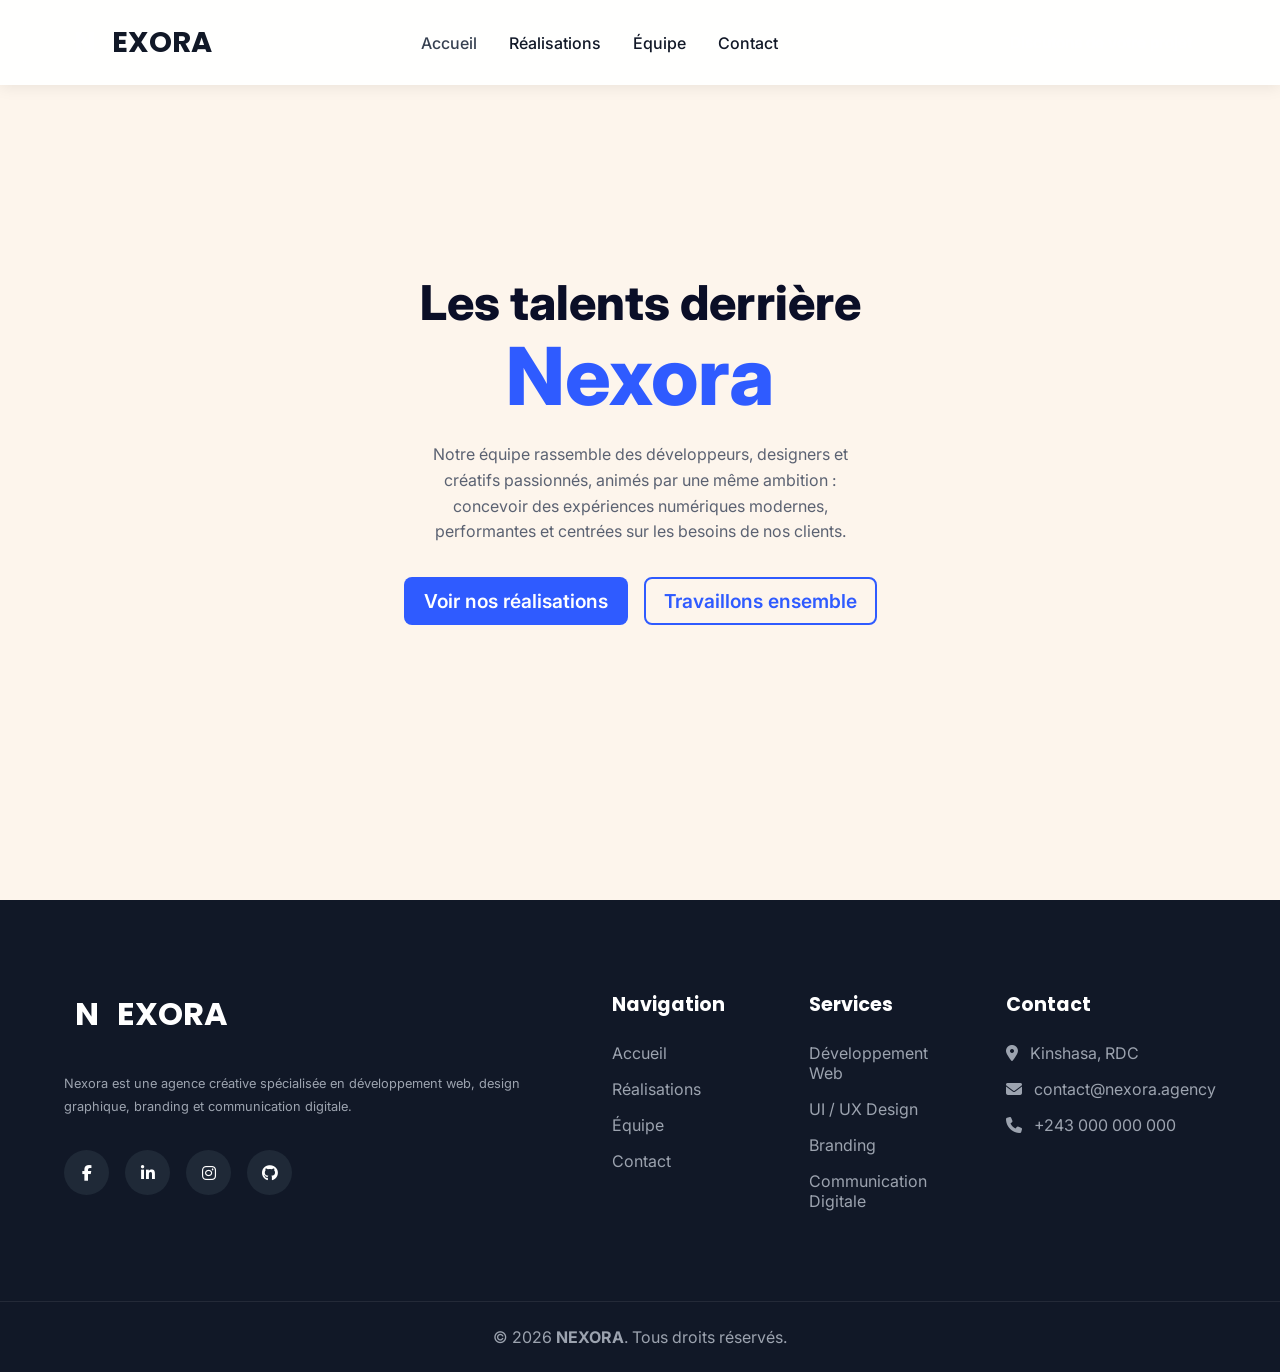
<file: index.html>
<!doctype html>
<html lang="fr">

  <head>
    <meta charset="UTF-8" />
    <meta name="viewport" content="width=device-width, initial-scale=1.0" />

    <title>NEXORA</title>
    <meta name="description" content="Découvrez les talents qui composent Nexora, notre agence créative spécialisée en développement web, design graphique, branding et communication digitale.">

    <link rel="stylesheet" href="assets/style.css" />
    <link rel="stylesheet" href="assets/components.css">

    <link rel="preconnect" href="https://fonts.googleapis.com">

    <link rel="preconnect" href="https://fonts.gstatic.com" crossorigin>

    <link href="https://fonts.googleapis.com/css2?family=Inter:wght@400;500;600;700&family=Poppins:wght@500;600;700;800&display=swap" rel="stylesheet">

    <link rel="stylesheet" href="https://cdnjs.cloudflare.com/ajax/libs/font-awesome/6.7.2/css/all.min.css">
  </head>

  <body>
    
    <!-- ========================= -->
    <!-- HEADER -->
    <!-- ========================= -->
     
    <header class="header">
        <div class="container">
            <a href="index.html" class="logo">
                <span>N</span>EXORA
            </a>
            <nav class="navbar">
                <ul class="nav-links">
                    <li><a href="index.html" class="active">Accueil</a></li>
                    <li><a href="portfolio.html">Réalisations</a></li>
                    <li><a href="team.html">Équipe</a></li>
                    <li><a href="contact.html">Contact</a></li>
                </ul>
            </nav>
            <a href="contact.html" class="btn-primary">Discutons de votre projet</a>
        </div>

    </header>

    <main class="main">
      <section class="section-equipe">
        <article class="colonne-texte">
          <h1 class="titre-principal">
            Les talents derrière<br />
            <span class="accent-bleu">Nexora</span>
          </h1>

          <p class="texte-description">
            Notre équipe rassemble des développeurs, designers et créatifs
            passionnés, animés par une même ambition : concevoir des expériences
            numériques modernes, performantes et centrées sur les besoins de nos
            clients.
          </p>

          <section class="groupe-boutons">
            <a href="portfolio.html" class="bouton-principal"
              >Voir nos réalisations</a
            >
            <a href="contact.html" class="bouton-secondaire"
              >Travaillons ensemble</a
            >
          </section>
        </article>
      </section>
    </main>

    <!-- ========================= -->
    <!-- FOOTER -->
    <!-- ========================= -->

    <footer class="footer">
        <div class="container footer-container">
            <div class="footer-about">
                <a href="index.html" class="footer-logo">
                    <span>N</span>EXORA
                </a>
                <p>
                    Nexora est une agence créative spécialisée en développement web,
                    design graphique, branding et communication digitale.
                </p>
                <div class="social-links">
                    <a href="#"><i class="fa-brands fa-facebook-f"></i></a>
                    <a href="#"><i class="fa-brands fa-linkedin-in"></i></a>
                    <a href="#"><i class="fa-brands fa-instagram"></i></a>
                    <a href="#"><i class="fa-brands fa-github"></i></a>
                </div>
            </div>
            <div class="footer-links">
                <h3>Navigation</h3>
                <ul>
                    <li><a href="index.html">Accueil</a></li>
                    <li><a href="portfolio.html">Réalisations</a></li>
                    <li><a href="team.html">Équipe</a></li>
                    <li><a href="contact.html">Contact</a></li>
                </ul>
            </div>
            <div class="footer-links">
                <h3>Services</h3>
                <ul>
                    <li>Développement Web</li>
                    <li>UI / UX Design</li>
                    <li>Branding</li>
                    <li>Communication Digitale</li>
                </ul>
            </div>
            <div class="footer-links">
                <h3>Contact</h3>
                <ul>
                    <li><i class="fa-solid fa-location-dot"></i>Kinshasa, RDC</li>
                    <li><i class="fa-solid fa-envelope"></i>contact@nexora.agency</li>
                    <li><i class="fa-solid fa-phone"></i>+243 000 000 000</li>
                </ul>
            </div>
        </div>
        <div class="footer-bottom">
            <p>© 2026 <strong>NEXORA</strong>. Tous droits réservés.</p>
        </div>
    </footer>
    
  </body>
</html>
</file>
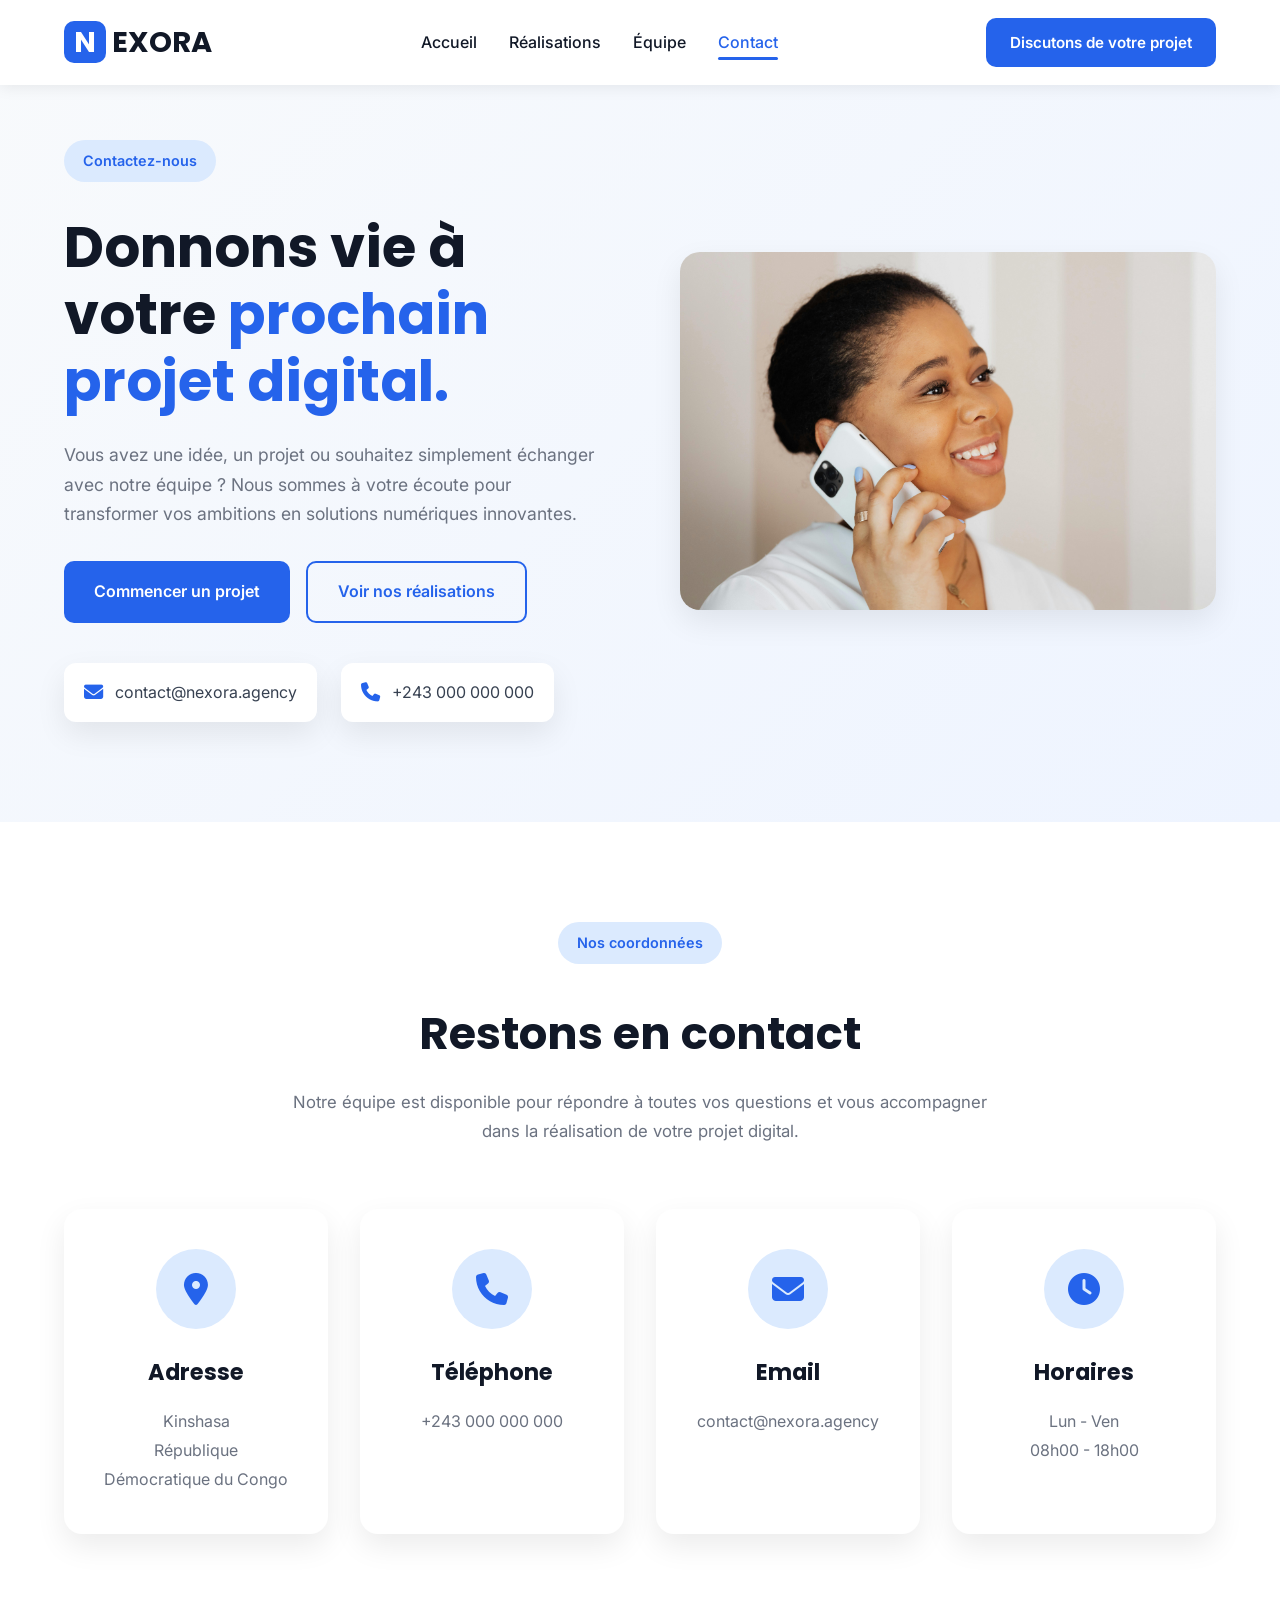
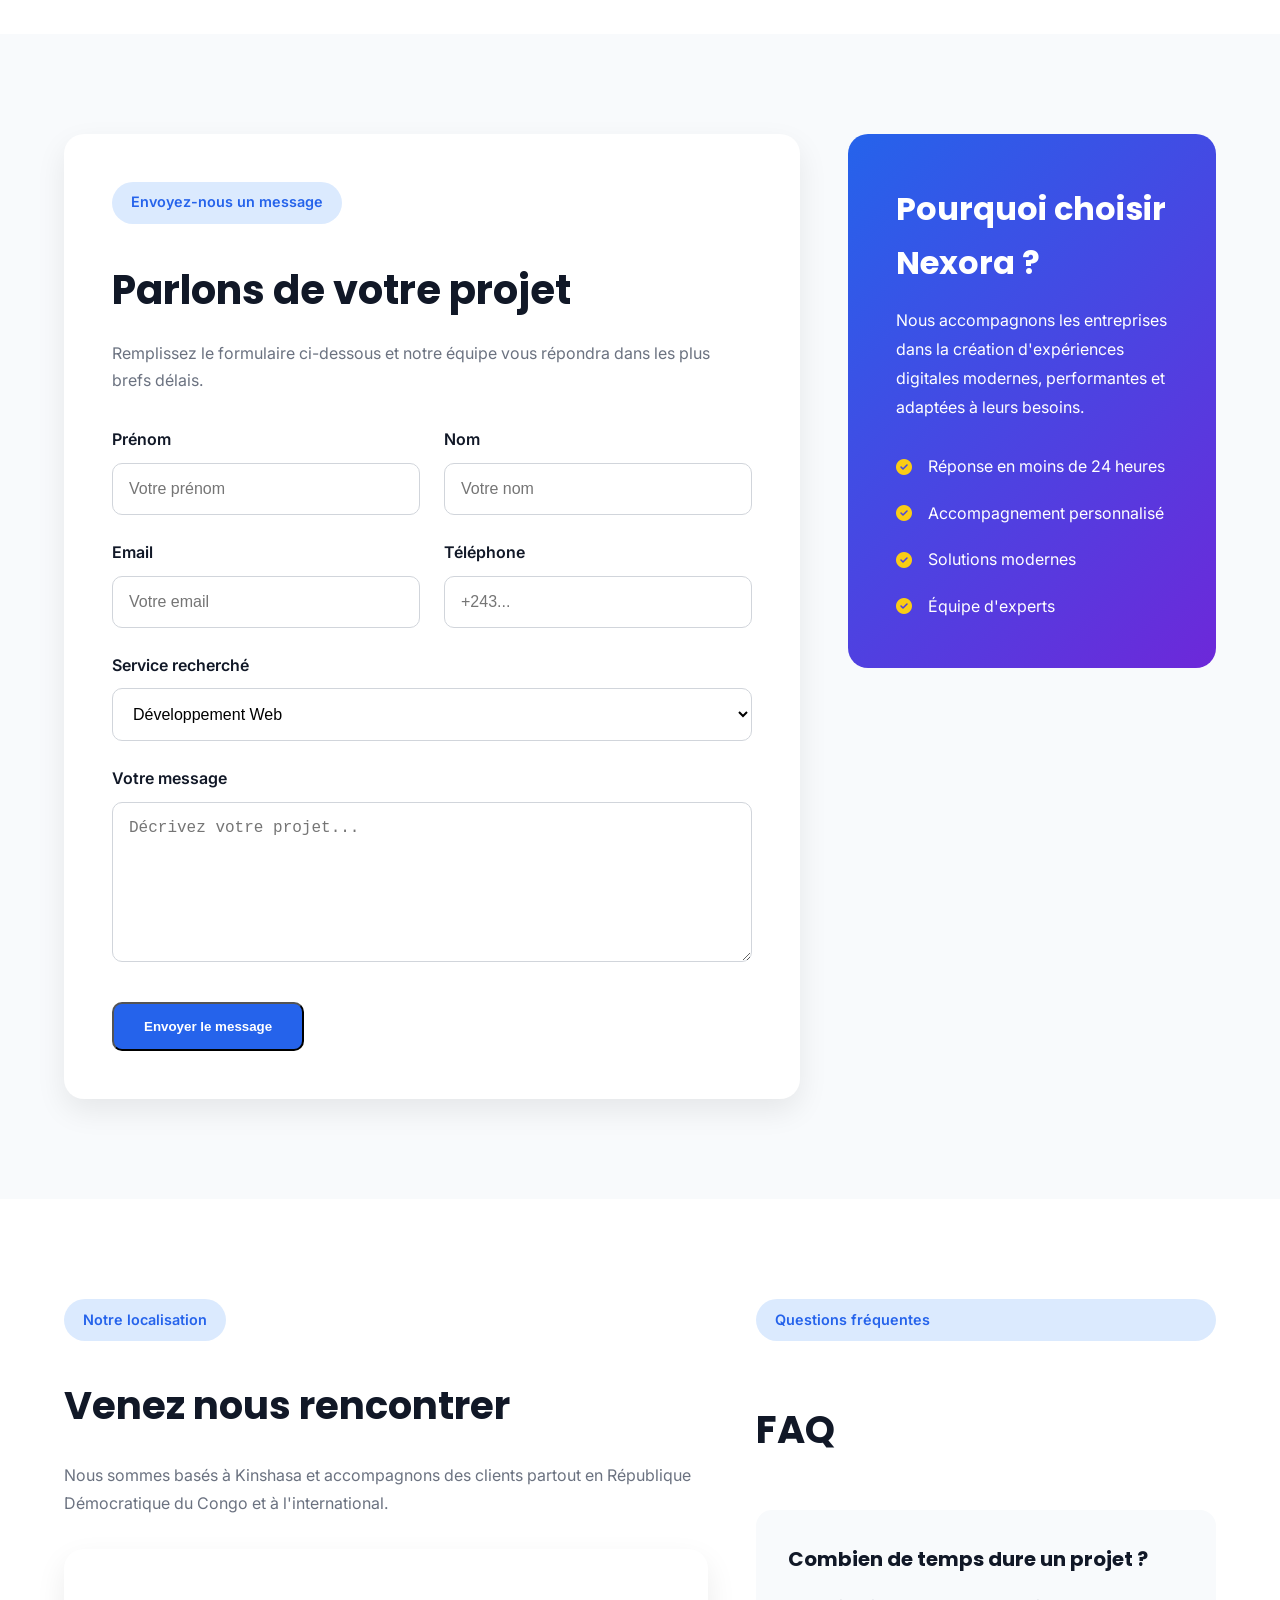
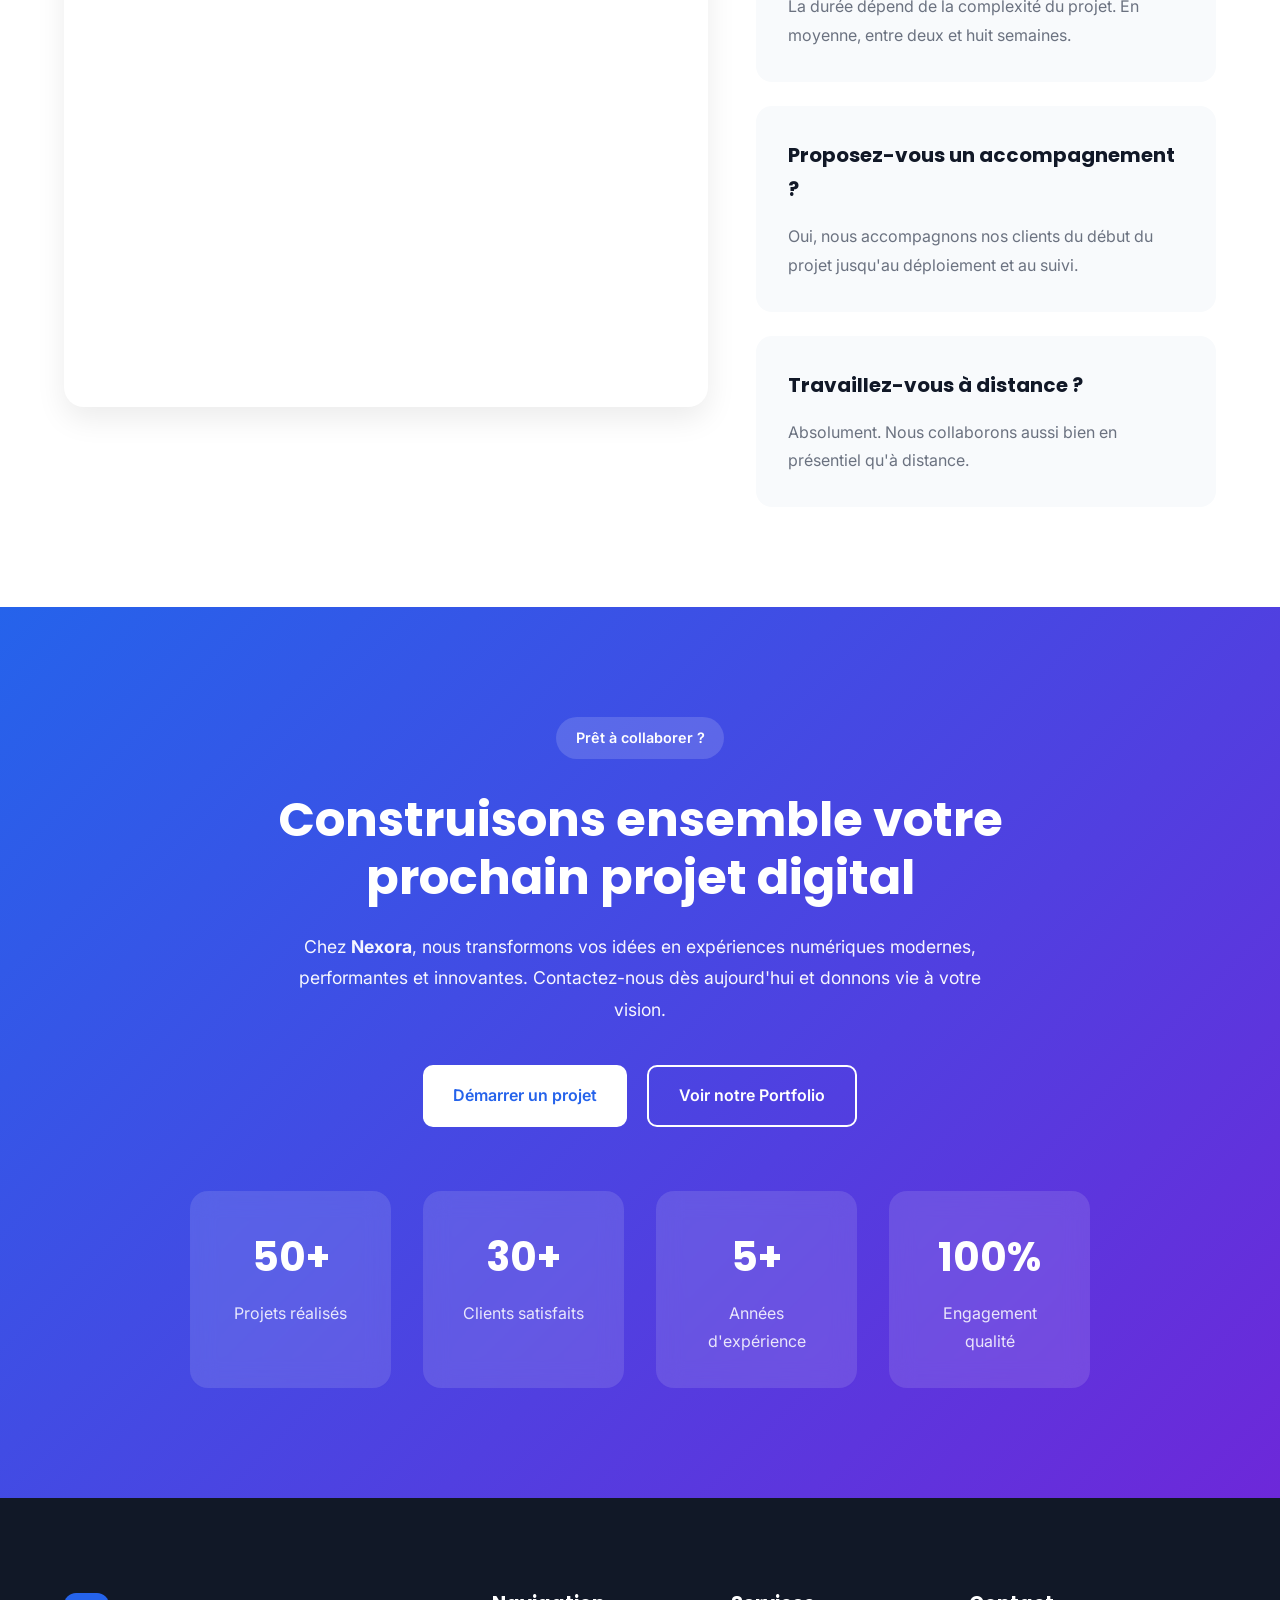
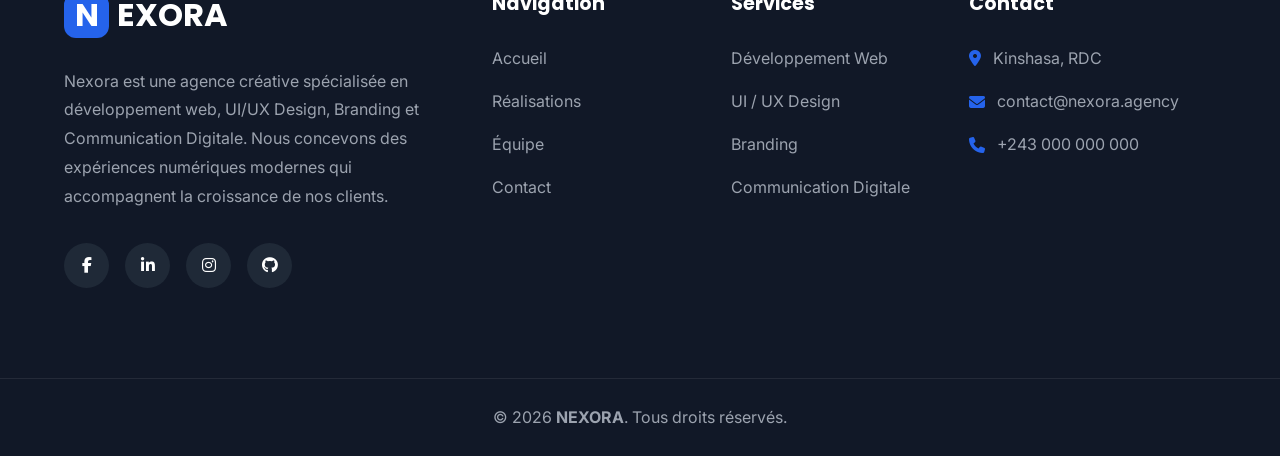
<file: contact.html>
<!DOCTYPE html>
<html lang="fr">

<head>

    <meta charset="UTF-8">

    <meta name="viewport" content="width=device-width, initial-scale=1.0">

    <title>Contact | Nexora</title>

    <meta name="description" content="Contactez Nexora pour discuter de votre projet web, branding, design ou communication digitale.">

    <!-- Google Fonts -->

    <link rel="preconnect" href="https://fonts.googleapis.com">

    <link rel="preconnect" href="https://fonts.gstatic.com" crossorigin>

    <link href="https://fonts.googleapis.com/css2?family=Inter:wght@400;500;600;700&family=Poppins:wght@500;600;700;800&display=swap" rel="stylesheet">

    <!-- Font Awesome -->

    <link rel="stylesheet" href="https://cdnjs.cloudflare.com/ajax/libs/font-awesome/6.7.2/css/all.min.css">

    <!-- CSS -->

    <link rel="stylesheet" href="assets/contact-styles.css">

</head>

<body>

    <!-- HEADER -->

    <header class="header">

        <div class="container">
            <a href="index.html" class="logo"><span>N</span>EXORA</a>
                <nav class="navbar">
                    <ul class="nav-links">
                        <li><a href="index.html">Accueil</a></li>
                        <li><a href="portfolio.html">Réalisations</a></li>
                        <li><a href="team.html">Équipe</a></li>
                        <li><a href="contact.html" class="active">Contact</a></li>
                    </ul>
                </nav>
            <a href="contact.html" class="btn-primary">Discutons de votre projet</a>
        </div>

    </header>

    <main>

        <!-- ========================= -->
<!-- HERO CONTACT -->
<!-- ========================= -->

<section class="contact-hero">

    <div class="container hero-content">

        <div class="hero-text">

            <span class="section-tag">
                Contactez-nous
            </span>

            <h1>
                Donnons vie à votre
                <span>prochain projet digital.</span>
            </h1>

            <p>
                Vous avez une idée, un projet ou souhaitez simplement échanger
                avec notre équipe ? Nous sommes à votre écoute pour transformer
                vos ambitions en solutions numériques innovantes.
            </p>

            <div class="hero-buttons">

                <a href="#contact-form" class="btn-primary">

                    Commencer un projet

                </a>

                <a href="portfolio.html" class="btn-outline">

                    Voir nos réalisations

                </a>

            </div>

            <div class="hero-infos">

                <div class="info-box">

                    <i class="fa-solid fa-envelope"></i>

                    <span>contact@nexora.agency</span>

                </div>

                <div class="info-box">

                    <i class="fa-solid fa-phone"></i>

                    <span>+243 000 000 000</span>

                </div>

            </div>

        </div>

        <div class="hero-image">

            <img
                src="assets/images/pexels-karola-g-5398931.jpg"
                alt="Équipe Nexora échangeant avec un client">

        </div>

    </div>

</section>

<!--=========================================
            CONTACT INFOS
==========================================-->

<section class="contact-info">

    <div class="container">

        <div class="section-title">

            <span class="section-tag">

                Nos coordonnées

            </span>

            <h2>

                Restons en contact

            </h2>

            <p>

                Notre équipe est disponible pour répondre à toutes vos questions
                et vous accompagner dans la réalisation de votre projet digital.

            </p>

        </div>

        <div class="contact-grid">

            <!-- Adresse -->

            <article class="contact-card">

                <div class="contact-icon">

                    <i class="fa-solid fa-location-dot"></i>

                </div>

                <h3>

                    Adresse

                </h3>

                <p>

                    Kinshasa<br>
                    République Démocratique du Congo

                </p>

            </article>

            <!-- Téléphone -->

            <article class="contact-card">

                <div class="contact-icon">

                    <i class="fa-solid fa-phone"></i>

                </div>

                <h3>

                    Téléphone

                </h3>

                <p>

                    +243 000 000 000

                </p>

            </article>

            <!-- Email -->

            <article class="contact-card">

                <div class="contact-icon">

                    <i class="fa-solid fa-envelope"></i>

                </div>

                <h3>

                    Email

                </h3>

                <p>

                    contact@nexora.agency

                </p>

            </article>

            <!-- Horaires -->

            <article class="contact-card">

                <div class="contact-icon">

                    <i class="fa-solid fa-clock"></i>

                </div>

                <h3>

                    Horaires

                </h3>

                <p>

                    Lun - Ven<br>

                    08h00 - 18h00

                </p>

            </article>

        </div>

    </div>

</section>

<!--=========================================
            CONTACT FORM
==========================================-->

<section class="contact-form-section" id="contact-form">

    <div class="container contact-wrapper">

        <!-- Formulaire -->

        <div class="contact-form">

            <span class="section-tag">

                Envoyez-nous un message

            </span>

            <h2>

                Parlons de votre projet

            </h2>

            <p>

                Remplissez le formulaire ci-dessous et notre équipe vous
                répondra dans les plus brefs délais.

            </p>

            <form action="#">

                <div class="form-row">

                    <div class="input-group">

                        <label for="firstname">

                            Prénom

                        </label>

                        <input
                            type="text"
                            id="firstname"
                            placeholder="Votre prénom"
                            required>

                    </div>

                    <div class="input-group">

                        <label for="lastname">

                            Nom

                        </label>

                        <input
                            type="text"
                            id="lastname"
                            placeholder="Votre nom"
                            required>

                    </div>

                </div>

                <div class="form-row">

                    <div class="input-group">

                        <label for="email">

                            Email

                        </label>

                        <input
                            type="email"
                            id="email"
                            placeholder="Votre email"
                            required>

                    </div>

                    <div class="input-group">

                        <label for="phone">

                            Téléphone

                        </label>

                        <input
                            type="tel"
                            id="phone"
                            placeholder="+243..."

                        >

                    </div>

                </div>

                <div class="input-group">

                    <label for="service">

                        Service recherché

                    </label>

                    <select id="service">

                        <option>Développement Web</option>

                        <option>UI / UX Design</option>

                        <option>Branding</option>

                        <option>Communication Digitale</option>

                    </select>

                </div>

                <div class="input-group">

                    <label for="message">

                        Votre message

                    </label>

                    <textarea
                        id="message"
                        rows="7"
                        placeholder="Décrivez votre projet..."
                        required></textarea>

                </div>

                <button type="submit" class="btn-primary">

                    Envoyer le message

                </button>

            </form>

        </div>

        <!-- Carte à droite -->

        <aside class="contact-aside">

            <h3>

                Pourquoi choisir Nexora ?

            </h3>

            <p>

                Nous accompagnons les entreprises dans la création
                d'expériences digitales modernes, performantes et adaptées
                à leurs besoins.

            </p>

            <ul>

                <li>

                    <i class="fa-solid fa-circle-check"></i>

                    Réponse en moins de 24 heures

                </li>

                <li>

                    <i class="fa-solid fa-circle-check"></i>

                    Accompagnement personnalisé

                </li>

                <li>

                    <i class="fa-solid fa-circle-check"></i>

                    Solutions modernes

                </li>

                <li>

                    <i class="fa-solid fa-circle-check"></i>

                    Équipe d'experts

                </li>

            </ul>

        </aside>

    </div>

</section>

<!--=========================================
            LOCALISATION & FAQ
==========================================-->

<section class="location-faq">

    <div class="container">

        <div class="location">

            <span class="section-tag">
                Notre localisation
            </span>

            <h2>

                Venez nous rencontrer

            </h2>

            <p>

                Nous sommes basés à Kinshasa et accompagnons des clients
                partout en République Démocratique du Congo et à
                l'international.

            </p>

            <div class="map">

                <iframe
                    src="https://www.google.com/maps?q=Kinshasa&output=embed"
                    loading="lazy"
                    allowfullscreen>
                </iframe>

            </div>

        </div>

        <div class="faq">

            <span class="section-tag">

                Questions fréquentes

            </span>

            <h2>

                FAQ

            </h2>

            <div class="faq-item">

                <h3>

                    Combien de temps dure un projet ?

                </h3>

                <p>

                    La durée dépend de la complexité du projet. En moyenne,
                    entre deux et huit semaines.

                </p>

            </div>

            <div class="faq-item">

                <h3>

                    Proposez-vous un accompagnement ?

                </h3>

                <p>

                    Oui, nous accompagnons nos clients du début du projet
                    jusqu'au déploiement et au suivi.

                </p>

            </div>

            <div class="faq-item">

                <h3>

                    Travaillez-vous à distance ?

                </h3>

                <p>

                    Absolument. Nous collaborons aussi bien en présentiel
                    qu'à distance.

                </p>

            </div>

        </div>

    </div>

</section>

<!--=========================================
                CTA
==========================================-->

<section class="contact-cta">

    <div class="container">

        <div class="cta-content">

            <span class="section-tag">
                Prêt à collaborer ?
            </span>

            <h2>

                Construisons ensemble votre prochain projet digital

            </h2>

            <p>

                Chez <strong>Nexora</strong>, nous transformons vos idées en
                expériences numériques modernes, performantes et innovantes.
                Contactez-nous dès aujourd'hui et donnons vie à votre vision.

            </p>

            <div class="cta-buttons">

                <a href="#contact-form" class="btn-primary">

                    Démarrer un projet

                </a>

                <a href="portfolio.html" class="btn-outline">

                    Voir notre Portfolio

                </a>

            </div>

            <div class="cta-stats">

                <div class="stat-card">

                    <h3>50+</h3>

                    <p>

                        Projets réalisés

                    </p>

                </div>

                <div class="stat-card">

                    <h3>30+</h3>

                    <p>

                        Clients satisfaits

                    </p>

                </div>

                <div class="stat-card">

                    <h3>5+</h3>

                    <p>

                        Années d'expérience

                    </p>

                </div>

                <div class="stat-card">

                    <h3>100%</h3>

                    <p>

                        Engagement qualité

                    </p>

                </div>

            </div>

        </div>

    </div>

</section>

<!--=========================================
                FOOTER
==========================================-->

<footer class="footer">

    <div class="container footer-container">

        <!-- À propos -->

        <div class="footer-about">

            <a href="index.html" class="footer-logo">

                <span>N</span>EXORA

            </a>

            <p>

                Nexora est une agence créative spécialisée en développement
                web, UI/UX Design, Branding et Communication Digitale.
                Nous concevons des expériences numériques modernes qui
                accompagnent la croissance de nos clients.

            </p>

            <div class="social-links">

                <a href="#" aria-label="Facebook">

                    <i class="fa-brands fa-facebook-f"></i>

                </a>

                <a href="#" aria-label="LinkedIn">

                    <i class="fa-brands fa-linkedin-in"></i>

                </a>

                <a href="#" aria-label="Instagram">

                    <i class="fa-brands fa-instagram"></i>

                </a>

                <a href="#" aria-label="GitHub">

                    <i class="fa-brands fa-github"></i>

                </a>

            </div>

        </div>

        <!-- Navigation -->

        <div class="footer-links">

            <h3>

                Navigation

            </h3>

            <ul>

                <li><a href="index.html">Accueil</a></li>

                <li><a href="portfolio.html">Réalisations</a></li>

                <li><a href="team.html">Équipe</a></li>

                <li><a href="contact.html">Contact</a></li>

            </ul>

        </div>

        <!-- Services -->

        <div class="footer-links">

            <h3>

                Services

            </h3>

            <ul>

                <li>Développement Web</li>

                <li>UI / UX Design</li>

                <li>Branding</li>

                <li>Communication Digitale</li>

            </ul>

        </div>

        <!-- Contact -->

        <div class="footer-links">

            <h3>

                Contact

            </h3>

            <ul>

                <li>

                    <i class="fa-solid fa-location-dot"></i>

                    Kinshasa, RDC

                </li>

                <li>

                    <i class="fa-solid fa-envelope"></i>

                    contact@nexora.agency

                </li>

                <li>

                    <i class="fa-solid fa-phone"></i>

                    +243 000 000 000

                </li>

            </ul>

        </div>

    </div>

    <div class="footer-bottom">

        <p>

            © 2026 <strong>NEXORA</strong>. Tous droits réservés.

        </p>

    </div>

</footer>

    </main>

</body>

</html>
</file>
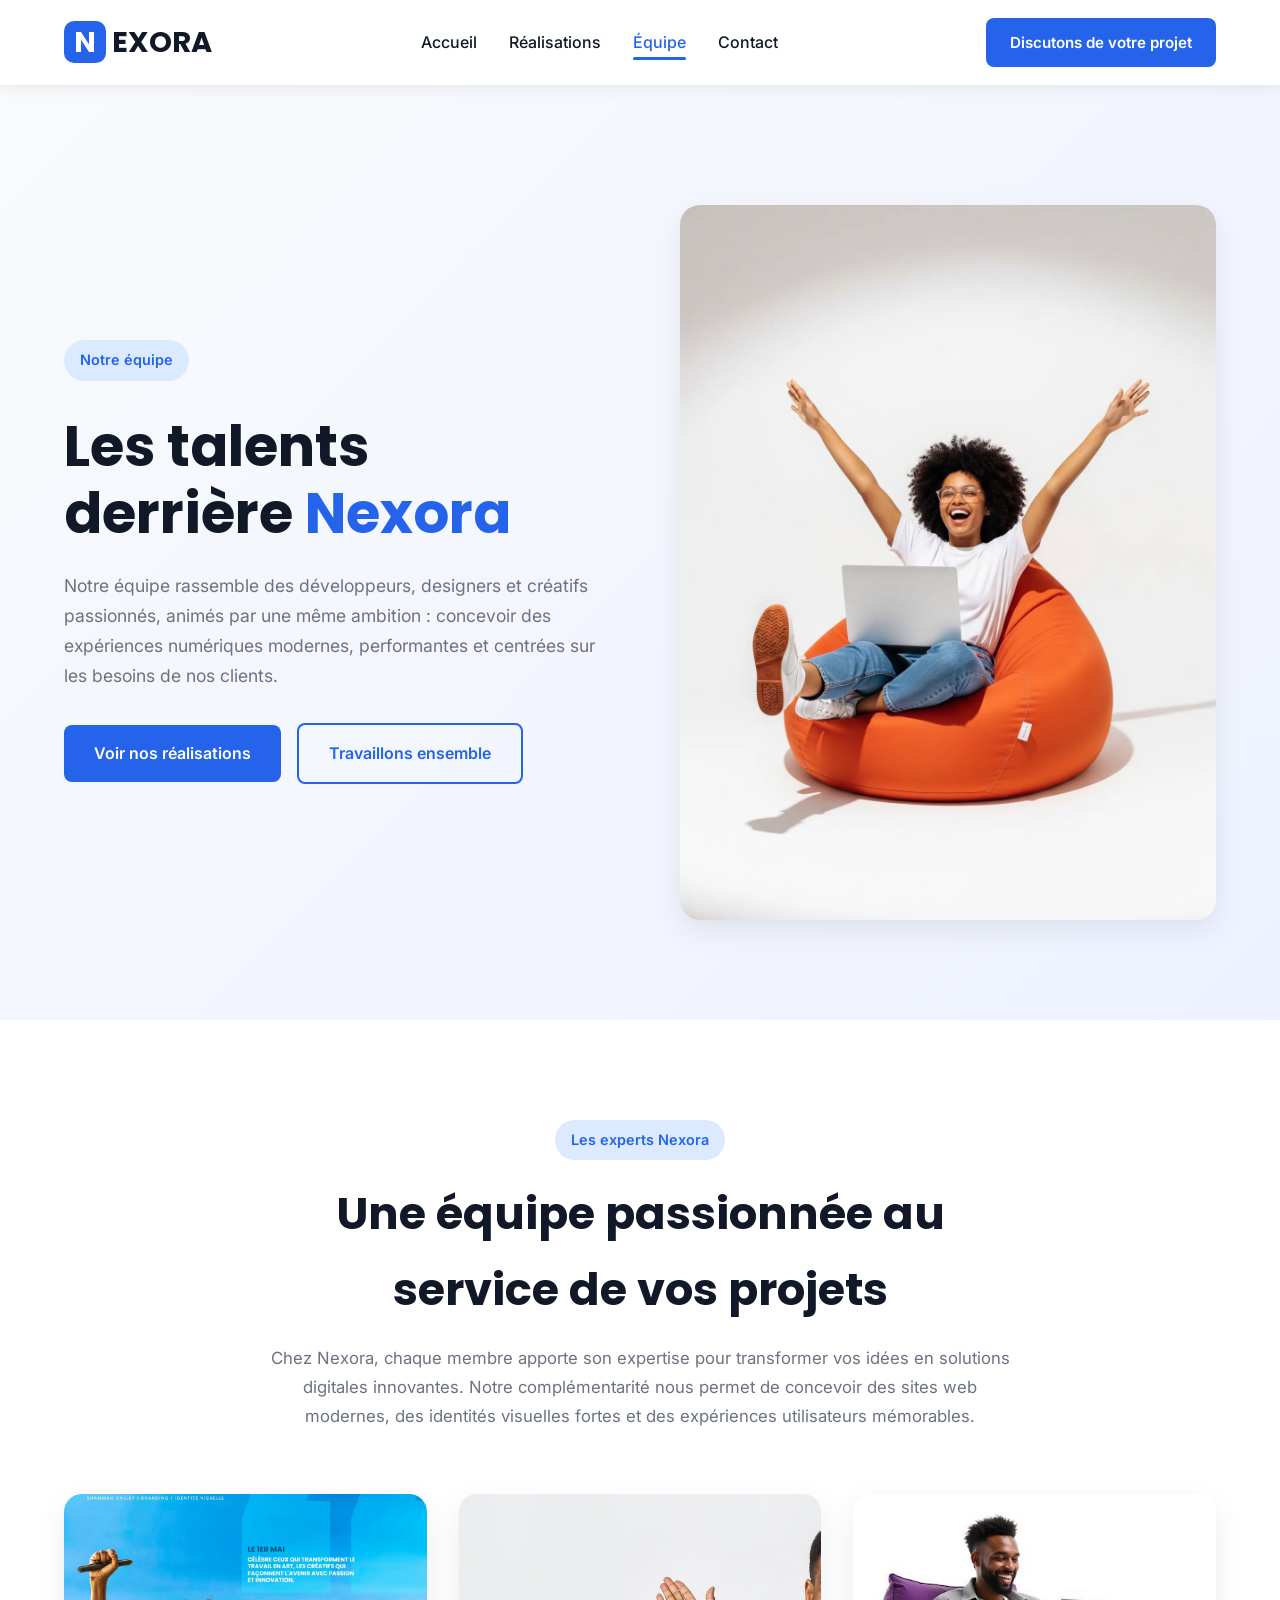
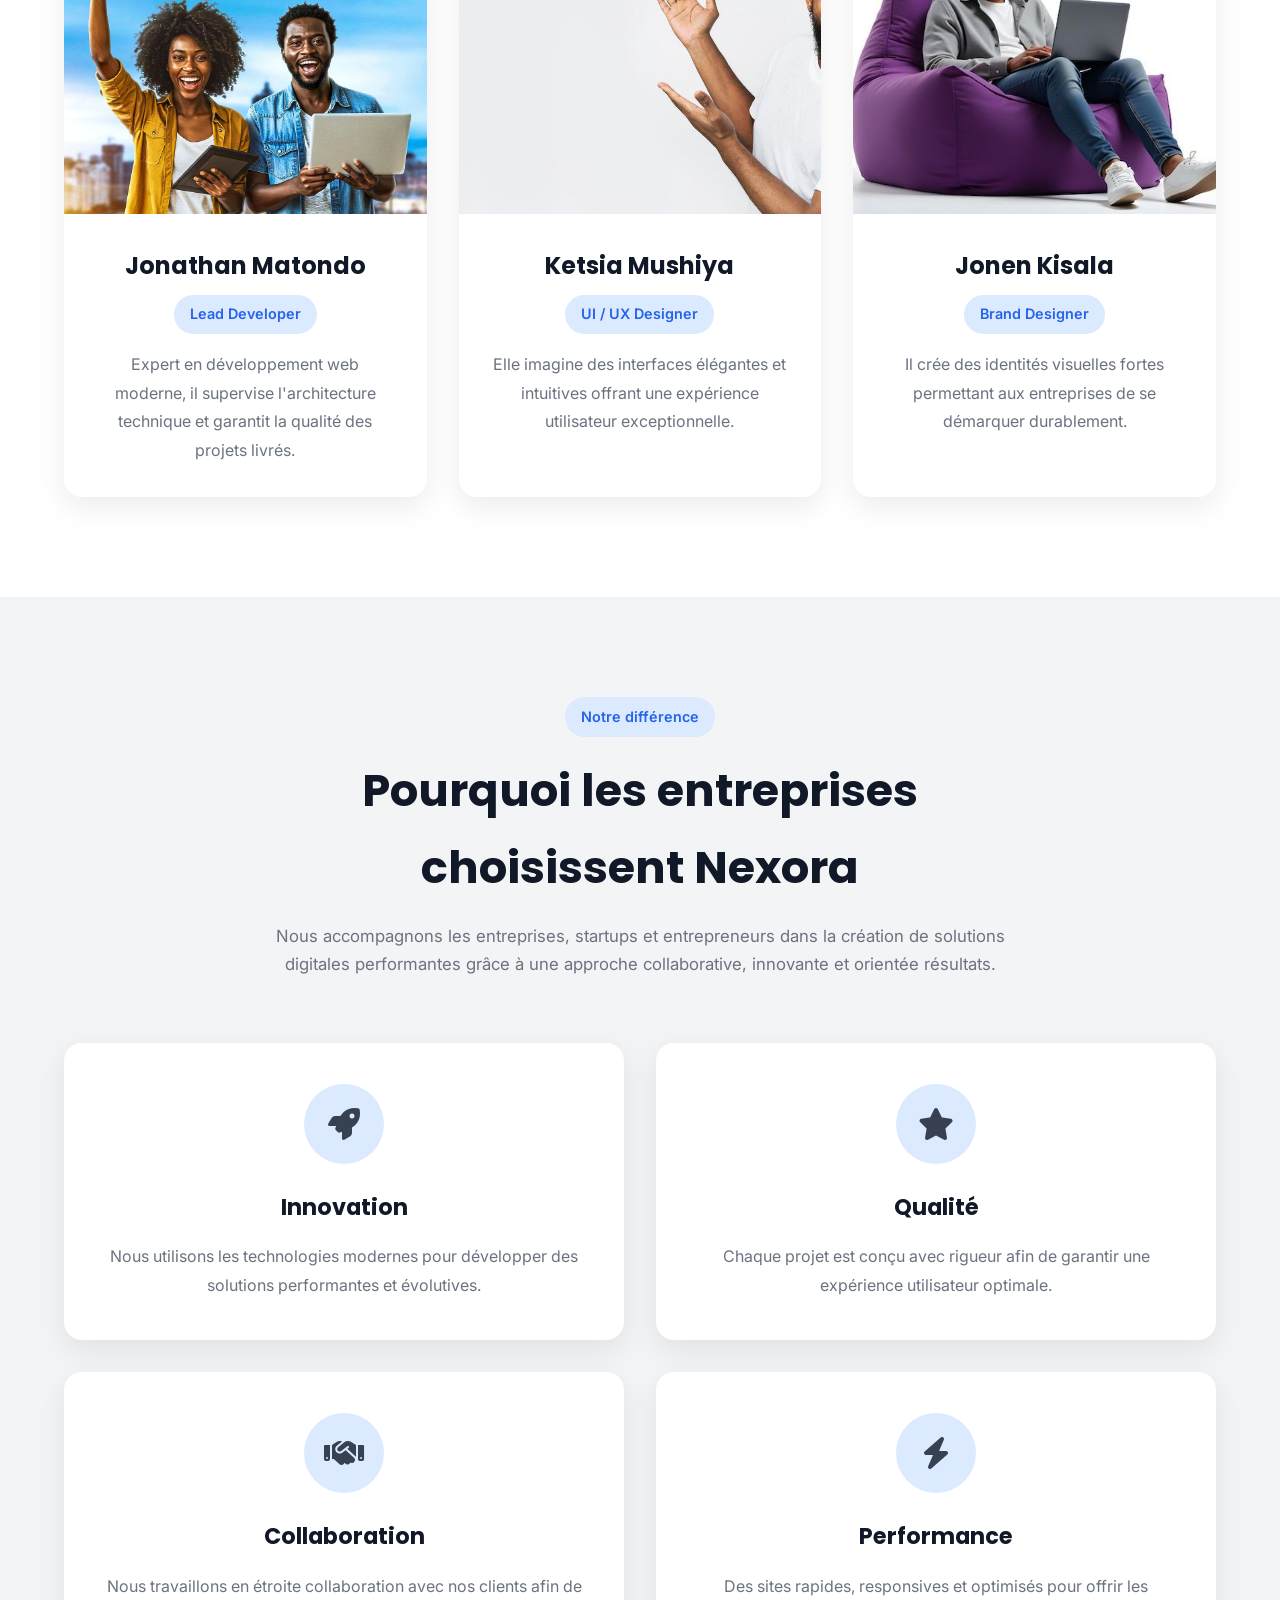
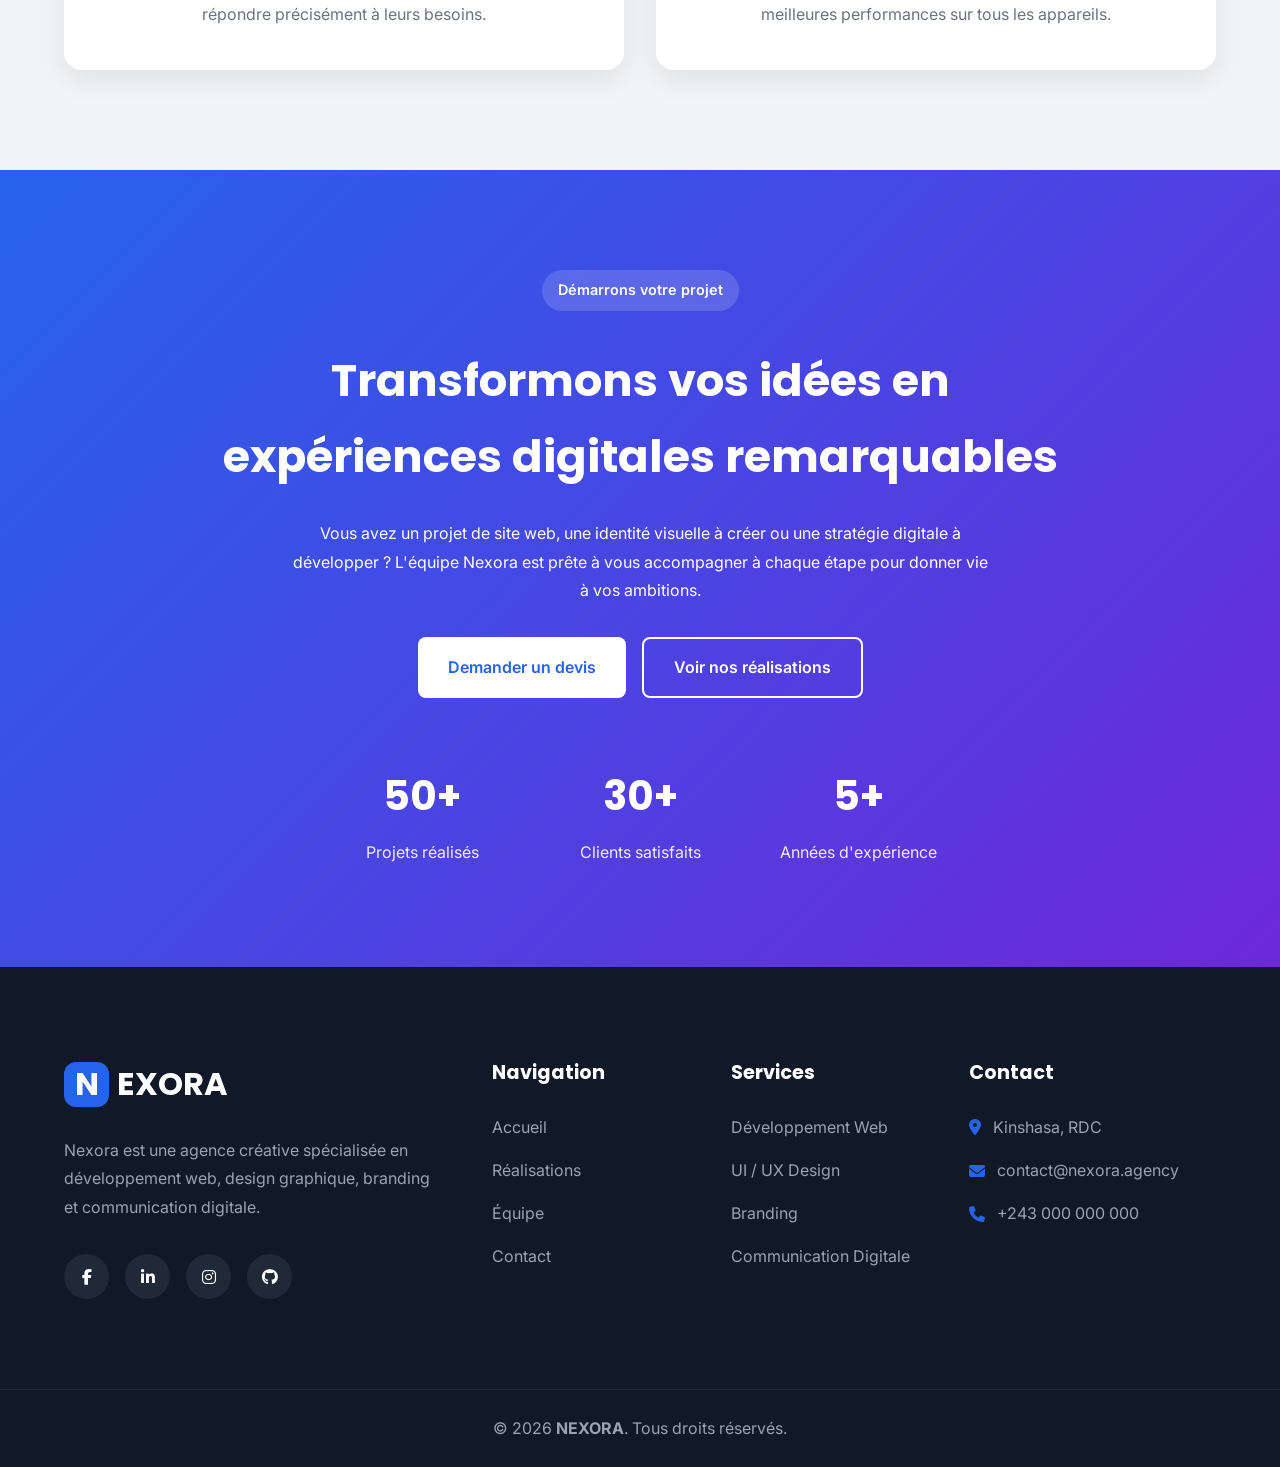
<file: team.html>
<!DOCTYPE html>
<html lang="fr">

    <head>
        <meta charset="UTF-8">
        <meta name="viewport" content="width=device-width, initial-scale=1.0">

        <title>Notre Équipe | Nexora</title>

        <meta name="description" content="Découvrez les talents qui composent Nexora, notre agence créative spécialisée en développement web, design graphique, branding et communication digitale.">

        <link rel="stylesheet" href="assets/styles.css">

        <!-- Google Fonts -->

        <link rel="preconnect" href="https://fonts.googleapis.com">

        <link rel="preconnect" href="https://fonts.gstatic.com" crossorigin>

        <link href="https://fonts.googleapis.com/css2?family=Inter:wght@400;500;600;700&family=Poppins:wght@500;600;700;800&display=swap" rel="stylesheet">

        <!-- Font Awesome -->

        <link rel="stylesheet" href="https://cdnjs.cloudflare.com/ajax/libs/font-awesome/6.7.2/css/all.min.css">

    </head>

<body>

    <!-- HEADER -->

    <header class="header">

        <div class="container">
            <a href="index.html" class="logo"><span>N</span>EXORA</a>
                <nav class="navbar">
                    <ul class="nav-links">
                        <li><a href="index.html">Accueil</a></li>
                        <li><a href="portfolio.html">Réalisations</a></li>
                        <li><a href="team.html" class="active">Équipe</a></li>
                        <li><a href="contact.html">Contact</a></li>
                    </ul>
                </nav>
            <a href="contact.html" class="btn-primary">Discutons de votre projet</a>
        </div>

    </header>

    <main>

        <!-- HERO TEAM -->

        <section class="team-hero">

            <div class="container hero-content">
                <div class="hero-text">
                    <span class="section-tag">Notre équipe</span>
                    <h1>Les talents derrière <span>Nexora</span></h1>
                    <p>
                        Notre équipe rassemble des développeurs, designers et créatifs   passionnés,
                        animés par une même ambition : concevoir des expériences numériques
                        modernes, performantes et centrées sur les besoins de nos clients.
                    </p>
                    <div class="hero-buttons">
                        <a href="portfolio.html" class="btn-primary">Voir nos réalisations</a>
                        <a href="contact.html" class="btn-secondary">Travaillons ensemble</a>
                    </div>
                </div>
                <div class="hero-image">
                    <img src="assets/images/moood.jpg" alt="Équipe Nexora travaillant sur un projet digital">
                </div>
            </div>

        </section>

        <!-- NOTRE ÉQUIPE -->

        <section class="team-section">

            <div class="container">
                <div class="section-title">
                    <span class="section-tag">Les experts Nexora</span>
                    <h2>Une équipe passionnée au service de vos projets</h2>
                    <p>
                        Chez Nexora, chaque membre apporte son expertise pour transformer
                        vos idées en solutions digitales innovantes. Notre complémentarité
                        nous permet de concevoir des sites web modernes, des identités
                        visuelles fortes et des expériences utilisateurs mémorables.
                    </p>
                </div>

                <div class="team-grid">

                    <!-- Membre 1 -->

                    <article class="team-card">
                        <img src="assets/images/couverture.jpg" alt="Jonathan Matondo">
                        <div class="team-info">
                            <h3>Jonathan Matondo</h3>
                            <span>Lead Developer</span>
                            <p>
                                Expert en développement web moderne, il supervise
                                l'architecture technique et garantit la qualité des
                                projets livrés.
                            </p>
                        </div>
                    </article>

                    <!-- Membre 2 -->

                    <article class="team-card">
                        <img src="assets/images/free_space.jpg" alt="Ketsia Mushiya">
                        <div class="team-info">
                            <h3>Ketsia Mushiya</h3>
                            <span>UI / UX Designer</span>
                            <p>
                                Elle imagine des interfaces élégantes et intuitives
                                offrant une expérience utilisateur exceptionnelle.
                            </p>
                        </div>
                    </article>

                    <!-- Membre 3 -->

                    <article class="team-card">
                        <img src="assets/images/modern_ergonomie.jpg" alt="Jonen Kisala">
                        <div class="team-info">
                            <h3>Jonen Kisala</h3>
                            <span>Brand Designer</span>
                            <p>
                                Il crée des identités visuelles fortes permettant aux
                                entreprises de se démarquer durablement.
                            </p>
                        </div>
                    </article>
                </div>
            </div>

        </section>

        <!-- POURQUOI NOUS CHOISIR -->

        <section class="why-us">

            <div class="container">
                <div class="section-title">
                    <span class="section-tag">Notre différence</span>
                    <h2>Pourquoi les entreprises choisissent Nexora</h2>
                    <p>
                        Nous accompagnons les entreprises, startups et entrepreneurs
                        dans la création de solutions digitales performantes grâce à une
                        approche collaborative, innovante et orientée résultats.
                    </p>
                </div>
                <div class="features-grid">

                    <!-- Carte 1 -->

                    <article class="feature-card">
                        <div class="feature-icon">
                            <i class="fa-solid fa-rocket"></i>
                        </div>
                        <h3>Innovation</h3>
                        <p>
                            Nous utilisons les technologies modernes pour développer des
                            solutions performantes et évolutives.
                        </p>
                    </article>

                    <!-- Carte 2 -->

                    <article class="feature-card">
                        <div class="feature-icon">
                            <i class="fa-solid fa-star"></i>
                        </div>
                        <h3>Qualité</h3>
                        <p>
                            Chaque projet est conçu avec rigueur afin de garantir une
                            expérience utilisateur optimale.
                        </p>
                    </article>

                    <!-- Carte 3 -->

                    <article class="feature-card">
                        <div class="feature-icon">
                            <i class="fa-solid fa-handshake"></i>
                        </div>
                        <h3>Collaboration</h3>
                        <p>
                            Nous travaillons en étroite collaboration avec nos clients
                            afin de répondre précisément à leurs besoins.
                        </p>
                    </article>

                    <!-- Carte 4 -->

                    <article class="feature-card">
                        <div class="feature-icon">
                            <i class="fa-solid fa-bolt"></i>
                        </div>
                        <h3>Performance</h3>
                        <p>
                        Des sites rapides, responsives et optimisés pour offrir les
                        meilleures performances sur tous les appareils.
                        </p>
                    </article>
                </div>
            </div>

        </section>

        <!-- CALL TO ACTION -->

        <section class="cta">

            <div class="container">
                <div class="cta-content">
                    <span class="section-tag">Démarrons votre projet</span>
                    <h2>Transformons vos idées en expériences digitales remarquables</h2>
                    <p>
                        Vous avez un projet de site web, une identité visuelle à créer ou
                        une stratégie digitale à développer ? L'équipe Nexora est prête à
                        vous accompagner à chaque étape pour donner vie à vos ambitions.
                    </p>
                    <div class="cta-buttons">
                        <a href="contact.html" class="btn-primary">Demander un devis</a>
                        <a href="portfolio.html" class="btn-secondary">Voir nos réalisations</a>
                    </div>

                    <div class="cta-stats">
                        <div class="stat-item">
                            <h3>50+</h3>
                            <p>Projets réalisés</p>
                        </div>
                        <div class="stat-item">
                            <h3>30+</h3>
                            <p>Clients satisfaits</p>
                        </div>
                        <div class="stat-item">
                            <h3>5+</h3>
                            <p>Années d'expérience</p>
                        </div>
                    </div>
                </div>
            </div>
        </section>

    </main>

    <!-- FOOTER -->

    <footer class="footer">
        <div class="container footer-container">
            <div class="footer-about">
                <a href="index.html" class="footer-logo">
                    <span>N</span>EXORA
                </a>
                <p>
                    Nexora est une agence créative spécialisée en développement web,
                    design graphique, branding et communication digitale.
                </p>
                <div class="social-links">
                    <a href="#"><i class="fa-brands fa-facebook-f"></i></a>
                    <a href="#"><i class="fa-brands fa-linkedin-in"></i></a>
                    <a href="#"><i class="fa-brands fa-instagram"></i></a>
                    <a href="#"><i class="fa-brands fa-github"></i></a>
                </div>
            </div>
            <div class="footer-links">
                <h3>Navigation</h3>
                <ul>
                    <li><a href="index.html">Accueil</a></li>
                    <li><a href="portfolio.html">Réalisations</a></li>
                    <li><a href="team.html">Équipe</a></li>
                    <li><a href="contact.html">Contact</a></li>
                </ul>
            </div>
            <div class="footer-links">
                <h3>Services</h3>
                <ul>
                    <li>Développement Web</li>
                    <li>UI / UX Design</li>
                    <li>Branding</li>
                    <li>Communication Digitale</li>
                </ul>
            </div>
            <div class="footer-links">
                <h3>Contact</h3>
                <ul>
                    <li><i class="fa-solid fa-location-dot"></i>Kinshasa, RDC</li>
                    <li><i class="fa-solid fa-envelope"></i>contact@nexora.agency</li>
                    <li><i class="fa-solid fa-phone"></i>+243 000 000 000</li>
                </ul>
            </div>
        </div>
        <div class="footer-bottom">
            <p>© 2026 <strong>NEXORA</strong>. Tous droits réservés.</p>
        </div>
    </footer>

</body>
</html>
</file>
<file: assets/style.css>
:root {
  --bleu-principal: #2f5bff;
  --bleu-fonce: #0a0e27;
  --texte-gris: #5b6272;
  --fond-clair: #f5f7ff;
}

* {
  box-sizing: border-box;
  margin: 0;
  padding: 0;
}
body {
  font-family: "Segoe UI", Arial, sans-serif;
  background: linear-gradient(135deg, #eef1fb 0%, #f7f8fd 100%);
  color: var(--bleu-fonce);
}

/* ------------------------- */

.section-equipe {
  display: flex;
  text-align: center;
  align-items: center;
  justify-content: center;
  height: 100vh;
  padding: 80px 20px;
}

.titre-principal {
  font-size: 2.5rem;
  /* font-size: 2.75rem; */
  line-height: 1.15;
  font-weight: 800;
  color: var(--bleu-fonce);
}

.titre-principal .accent-bleu {
  /* font-size: 3rem; */
  color: var(--bleu-principal);
}

.texte-description {
  margin-top: 20px;
  color: var(--texte-gris);
  font-size: 0.9rem;
  line-height: 1.6;
  max-width: 460px;
}
.groupe-boutons {
  display: flex;
  text-align: center;
  align-items: center;
  justify-content: center;
  gap: 16px;
  margin-top: 32px;
}

.bouton-principal,
.bouton-secondaire {
  font-size: 0.9rem;
  font-weight: 600;
  padding: 10px 18px;
  border-radius: 8px;
  text-decoration: none;
  cursor: pointer;
  border: 2px solid transparent;
  transition: transform 0.15s ease;
}
.bouton-principal {
  background-color: var(--bleu-principal);
  color: #fff;
}

.bouton-secondaire {
  background-color: transparent;
  border-color: var(--bleu-principal);
  color: var(--bleu-principal);
}

.bouton-principal:hover,
.bouton-secondaire:hover {
  transform: translateY(-2px);
}

/* ----------------------------------------------- */

@media screen and (min-width: 320px) {
  .navbar {
    display: none;
  }
  .btn-primary {
    font-size: 0.8rem;
  }
}

@media screen and (min-width: 700px) {
  .navbar {
    display: flex;
  }
  .titre-principal .accent-bleu {
    font-size: 4rem;
    color: var(--bleu-principal);
  }
  .colonne-texte {
    display: flex;
    text-align: center;
    align-items: center;
    flex-direction: column;
  }
  .titre-principal {
    font-size: 3rem;
  }
  .texte-description {
    font-size: 1rem;
  }
  .bouton-principal,
  .bouton-secondaire {
    font-size: 1.2rem;
  }
  .footer-services {
    display: block;
    text-align: start;
  }
  .footer-services ul {
    text-decoration: none;
    list-style: none;
  }
}

@media screen and (min-width: 1024px) {
  .titre-principal .accent-bleu {
    font-size: 5rem;
  }
  .texte-description {
    font-size: 1rem;
  }
  .footer-services {
    display: block;
  }
  .footer-services ul {
    text-decoration: none;
    list-style: none;
  }
  .footer-about {
    display: block;
    text-align: start;
  }
  .footer-about p {
    color: var(--texte-gris);
    margin-top: 10px;
    font-size: 0.8rem;
    /* padding: 0px 120px 0px 5px; */
    width: 500px;
  }
}
</file>
<file: assets/components.css>
/*=========================================
    RESET
=========================================*/

*,
*::before,
*::after{
  margin:0;
  padding:0;
  box-sizing:border-box;
}
html{
  scroll-behavior:smooth;
}
body{
  font-family:'Inter',sans-serif;
  color:#374151;
  background:#FDF5EC;
}
img{
  max-width:100%;
  display:block;
}
a{
  text-decoration:none;
  color:inherit;
}
ul{
  list-style:none;
}

:root{
  --primary:#2563EB
  --primary-dark:#1E40AF;
  --secondary:#6D28D9;
  --dark:#111827;
  --gray:#6B7280;
  --light:#F8FAFC;
  --white:#FFFFFF;
  --shadow:0 12px 30px rgba(0,0,0,.08);
  --transition:.35s ease;
}
.container{
  width:min(90%,1200px);
  margin:auto;
}
.btn-primary{
  display:inline-flex;
  align-items:center;
  justify-content:center;
  padding:14px 28px;
  border-radius:10px;
  background:var(--primary);
  color:white;
  font-weight:600;
  transition:var(--transition);
}
.btn-primary:hover{
  background:var(--primary-dark);
}

/*=========================================
    HEADER
=========================================*/

.header{
  position:fixed;
  top:0;
  left:0;
  width:100%;
  background:rgba(255,255,255,.95);
  backdrop-filter:blur(12px);
  box-shadow:0 2px 15px rgba(0,0,0,.08);
  z-index:1000;
}
.header .container{
  display:flex;
  justify-content:space-between;
  align-items:center;
  min-height:85px;
}

/* ===========================
  LOGO
=========================== */

.logo{
  display:flex;
  align-items:center;
  gap:.4rem;
  font-size:1.8rem;
  font-family:'Poppins',sans-serif;
  font-weight:700;
  color:var(--dark);
}
.logo span{
  display:flex;
  align-items:center;
  justify-content:center;
  width:42px;
  height:42px;
  border-radius:10px;
  background:var(--primary);
  color:var(--white);
}

/* ===========================
  NAVIGATION
=========================== */

.nav-links{
  display:flex;
  align-items:center;
  gap:2rem;
}
.nav-links a{
  position:relative;
  font-weight:500;
  color:var(--dark);
  transition:var(--transition);
}
.nav-links a:hover{
  color:var(--primary);
}
.nav-links a::after{
  content:"";
  position:absolute;
  left:0;
  bottom:-8px;
  width:0;
  height:3px;
  border-radius:50px;
  background:var(--primary);
  transition:var(--transition);
}
.nav-links a:hover::after,
.nav-links a.active::after{
  width:100%;
}
.nav-links a.active{
  color:var(--primary);
}

/* ===========================
  CTA HEADER
=========================== */

.header .btn-primary{
  padding:12px 24px;
  font-size:.95rem;
}

@media (max-width:768px){
  section{
    padding:70px 0;
  }
  .header .container{
    flex-direction:column;
    gap:1rem;
    padding:1rem 0;
  }
  main{
    margin-top:140px;
  }
  .nav-links{
    flex-wrap:wrap;
    justify-content:center;
  }
  .hero-text h1{
    font-size:2.5rem;
  }
  .section-title h2,
  .values-content h2,
  .cta h2{
    font-size:2rem;
  }
  .team-grid{
    grid-template-columns:1fr;
  }
  .footer-container{
    grid-template-columns:1fr;
    text-align:center;
  }
  .social-links{
    justify-content:center;
  }
}

@media (max-width:480px){
  .container{
    width:92%;
  }
  .hero-buttons,
  .cta-buttons{
    flex-direction:column;
  }
  .btn-primary,
  .btn-secondary{
    width:100%;
  }
  .stat-item h3{
    font-size:2rem;
  }
}

/*=========================================
    FOOTER
=========================================*/

.footer{
  background:#111827;
  color:#D1D5DB;
}
.footer-container{
  display:grid;
  grid-template-columns:2fr 1fr 1fr 1.3fr;
  gap:3rem;
  padding:90px 0;
}
.footer-logo{
  display:inline-flex;
  align-items:center;
  gap:.5rem;
  margin-bottom:1.5rem;
  font-size:2rem;
  font-family:'Poppins',sans-serif;
  font-weight:700;
  color:var(--white);
}
.footer-logo span{
  width:45px;
  height:45px;
  display:flex;
  justify-content:center;
  align-items:center;
  border-radius:12px;
  background:var(--primary);
  color:var(--white);
}
.footer-about p{
  margin-bottom:2rem;
  line-height:1.8;
  color:#9CA3AF;
}
.footer h3{
  margin-bottom:1.5rem;
  font-size:1.2rem;
  color:var(--white);
  font-family:'Poppins',sans-serif;
}
.footer-links ul{
  display:flex;
  flex-direction:column;
  gap:1rem;
}
.footer-links a{
  transition:.3s;
}
.footer-links a:hover{
  color:var(--white);
  padding-left:6px;
}
.footer-links li{
  display:flex;
  align-items:center;
  gap:.75rem;
  color:#9CA3AF;
}
.footer-links i{
  color:var(--primary);
}
.social-links{
  display:flex;
  gap:1rem;
}
.social-links a{
  width:45px;
  height:45px;
  display:flex;
  justify-content:center;
  align-items:center;
  border-radius:50%;
  background:#1F2937;
  color:var(--white);
  transition:var(--transition);
}
.social-links a:hover{
  background:var(--primary);
  transform:translateY(-6px);
}
.footer-bottom{
  text-align:center;
  padding:25px 0;
  border-top:1px solid rgba(255,255,255,.08);
}
.footer-bottom p{
  color:#9CA3AF;
}

/*=========================================
  FOOTER RESPONSIVE
=========================================*/

@media(max-width:992px){
  .footer-container{
    grid-template-columns:repeat(2,1fr);
  }
}

@media(max-width:768px){
  .footer-container{
    grid-template-columns:1fr;
    text-align:center;
  }
  .footer-logo{
    justify-content:center;
  }
  .social-links{
    justify-content:center;
  }
  .footer-links li{
    justify-content:center;
  }
}
</file>
<file: assets/contact-styles.css>
/*=========================================
          NEXORA CONTACT
=========================================*/

/*========== RESET ==========*/

*,
*::before,
*::after{
  margin:0;
  padding:0;
  box-sizing:border-box;
}
html{
  scroll-behavior:smooth;
}
body{
  font-family:'Inter',sans-serif;
  background:#ffffff;
  color:#374151;
  line-height:1.7;
}
img{
  display:block;
  width:100%;
}
a{
  text-decoration:none;
  color:inherit;
}
ul{
  list-style:none;
}

/*========== VARIABLES ==========*/

:root{
  --primary:#2563EB;
  --secondary:#6D28D9;
  --dark:#111827;
  --gray:#6B7280;
  --light:#F8FAFC;
  --white:#FFFFFF;
  --radius:16px;
  --shadow:0 12px 30px rgba(0,0,0,.08);
  --transition:.35s ease;
}

/*========== GLOBAL ==========*/

.container{
  width:min(90%,1200px);
  margin:auto;
}
section{
  padding:100px 0;
}
.section-tag{
  display:inline-block;
  padding:.55rem 1.2rem;
  border-radius:999px;
  background:#DBEAFE;
  color:var(--primary);
  font-size:.9rem;
  font-weight:600;
  margin-bottom:1rem;
}
.btn-primary{
  display:inline-flex;
  justify-content:center;
  align-items:center;
  padding:15px 30px;
  border-radius:10px;
  background:var(--primary);
  color:var(--white);
  font-weight:600;
  transition:var(--transition);
}
.btn-primary:hover{
  transform:translateY(-3px);
  background:#1D4ED8;
}
.header{
  position:fixed;
  top:0;
  left:0;
  width:100%;
  background:rgba(255,255,255,.95);
  backdrop-filter:blur(12px);
  box-shadow:0 2px 15px rgba(0,0,0,.08);
  z-index:1000;
}
.header .container{
  display:flex;
  justify-content:space-between;
  align-items:center;
  min-height:85px;
}

/* ===========================
  LOGO
=========================== */

.logo{
  display:flex;
  align-items:center;
  gap:.4rem;
  font-size:1.8rem;
  font-family:'Poppins',sans-serif;
  font-weight:700;
  color:var(--dark);
}
.logo span{
  display:flex;
  align-items:center;
  justify-content:center;
  width:42px;
  height:42px;
  border-radius:10px;
  background:var(--primary);
  color:var(--white);
}

/* ===========================
  NAVIGATION
=========================== */

.nav-links{
  display:flex;
  align-items:center;
  gap:2rem;
}
.nav-links a{
  position:relative;
  font-weight:500;
  color:var(--dark);
  transition:var(--transition);
}
.nav-links a:hover{
  color:var(--primary);
}
.nav-links a::after{
  content:"";
  position:absolute;
  left:0;
  bottom:-8px;
  width:0;
  height:3px;
  border-radius:50px;
  background:var(--primary);
  transition:var(--transition);
}
.nav-links a:hover::after,
.nav-links a.active::after{
  width:100%;
}
.nav-links a.active{
  color:var(--primary);
}

/* ===========================
  CTA HEADER
=========================== */

.header .btn-primary{
  padding:12px 24px;
  font-size:.95rem;
}

/*=========================================
          HERO CONTACT
=========================================*/

.contact-hero{
  padding:140px 0 100px;
  background:linear-gradient(
      135deg,
      #F8FAFC 0%,
      #EEF4FF 100%
  );
}
.hero-content{
  display:flex;
  justify-content:space-between;
  align-items:center;
  gap:5rem;
}
.hero-text{
  flex:1;
}
.hero-text h1{
  margin:1rem 0 1.5rem;
  font-size:3.5rem;
  line-height:1.2;
  font-family:'Poppins',sans-serif;
  color:var(--dark);
}
.hero-text h1 span{
  color:var(--primary);
}
.hero-text p{
  margin-bottom:2rem;
  max-width:620px;
  color:var(--gray);
  font-size:1.1rem;
}
.hero-buttons{
  display:flex;
  gap:1rem;
  margin-bottom:2.5rem;
  flex-wrap:wrap;
}
.btn-outline{
  display:inline-flex;
  justify-content:center;
  align-items:center;
  padding:15px 30px;
  border-radius:10px;
  border:2px solid var(--primary);
  color:var(--primary);
  font-weight:600;
  transition:var(--transition);
}
.btn-outline:hover{
  background:var(--primary);
  color:var(--white);
}
.hero-infos{
  display:flex;
  gap:1.5rem;
  flex-wrap:wrap;
}
.info-box{
  display:flex;
  align-items:center;
  gap:.75rem;
  padding:1rem 1.25rem;
  background:var(--white);
  border-radius:12px;
  box-shadow:var(--shadow);
}
.info-box i{
  color:var(--primary);
  font-size:1.2rem;
}
.hero-image{
  flex:1;
  display:flex;
  justify-content:center;
}
.hero-image img{
  width:100%;
  max-width:560px;
  border-radius:20px;
  box-shadow:var(--shadow);
  transition:var(--transition);
}
.hero-image img:hover{
  transform:translateY(-8px);
}

/*=========================================
          CONTACT INFO
=========================================*/

.contact-info{
  background:var(--white);
}
.section-title{
  max-width:700px;
  margin:auto;
  text-align:center;
  margin-bottom:4rem;
}
.section-title h2{
  margin:1rem 0;
  font-size:2.8rem;
  font-family:'Poppins',sans-serif;
  color:var(--dark);
}
.section-title p{
  color:var(--gray);
  font-size:1.05rem;
}
.contact-grid{
  display:grid;
  grid-template-columns:repeat(4,1fr);
  gap:2rem;
}
.contact-card{
  background:var(--white);
  padding:2.5rem;
  text-align:center;
  border-radius:18px;
  box-shadow:var(--shadow);
  transition:var(--transition);
}
.contact-card:hover{
  transform:translateY(-10px);
  box-shadow:0 20px 40px rgba(0,0,0,.12);
}
.contact-icon{
  width:80px;
  height:80px;
  margin:auto;
  margin-bottom:1.5rem;
  border-radius:50%;
  background:#DBEAFE;
  display:flex;
  justify-content:center;
  align-items:center;
}
.contact-icon i{
  font-size:2rem;
  color:var(--primary);
}
.contact-card h3{
  margin-bottom:1rem;
  font-size:1.4rem;
  color:var(--dark);
  font-family:'Poppins',sans-serif;
}
.contact-card p{
  color:var(--gray);
  line-height:1.8;
}

/*=========================================
          CONTACT FORM
=========================================*/

.contact-form-section{
  background:var(--light);
}
.contact-wrapper{
  display:grid;
  grid-template-columns:2fr 1fr;
  gap:3rem;
  align-items:start;
}
.contact-form{
  background:var(--white);
  padding:3rem;
  border-radius:20px;
  box-shadow:var(--shadow);
}
.contact-form h2{
  margin:1rem 0;
  font-size:2.5rem;
  color:var(--dark);
  font-family:'Poppins',sans-serif;
}
.contact-form>p{
  margin-bottom:2rem;
  color:var(--gray);
}
.form-row{
  display:grid;
  grid-template-columns:repeat(2,1fr);
  gap:1.5rem;
}
.input-group{
  display:flex;
  flex-direction:column;
  margin-bottom:1.5rem;
}
.input-group label{
  margin-bottom:.6rem;
  font-weight:600;
  color:var(--dark);
}
.input-group input,
.input-group select,
.input-group textarea{
  padding:16px;
  border:1px solid #D1D5DB;
  border-radius:10px;
  font-size:1rem;
  transition:var(--transition);
  background:var(--white);
}
.input-group input:focus,
.input-group select:focus,
.input-group textarea:focus{
  border-color:var(--primary);
  box-shadow:0 0 0 4px rgba(37,99,235,.12);
}
textarea{
  resize:vertical;
}
.contact-form button{
  margin-top:1rem;
}

/*=========================================
          ASIDE
=========================================*/

.contact-aside{
  background:linear-gradient(135deg,#2563EB,#6D28D9);
  color:var(--white);
  padding:3rem;
  border-radius:20px;
  position:sticky;
  top:120px;
}
.contact-aside h3{
  margin-bottom:1rem;
  font-size:2rem;
  font-family:'Poppins',sans-serif;
}
.contact-aside p{
  margin-bottom:2rem;
  line-height:1.8;
}
.contact-aside ul{
  display:flex;
  flex-direction:column;
  gap:1.2rem;
}
.contact-aside li{
  display:flex;
  align-items:center;
  gap:1rem;
}
.contact-aside i{
  color:#FACC15;
}

/*=========================================
      LOCALISATION & FAQ
=========================================*/

.location-faq{
  background:var(--white);
}
.location-faq .container{
  display:grid;
  grid-template-columns:1.4fr 1fr;
  gap:3rem;
}
.location h2,
.faq h2{
  margin:1rem 0 1.5rem;
  font-size:2.4rem;
  font-family:'Poppins',sans-serif;
  color:var(--dark);
}
.location p{
  margin-bottom:2rem;
  color:var(--gray);
}
.map{
  overflow:hidden;
  border-radius:20px;
  box-shadow:var(--shadow);
}
.map iframe{
  width:100%;
  height:450px;
  border:none;
}
.faq{
  display:flex;
  flex-direction:column;
  gap:1.5rem;
}
.faq-item{
  background:var(--light);
  padding:2rem;
  border-radius:16px;
  transition:var(--transition);
}
.faq-item:hover{
  transform:translateY(-5px);
  box-shadow:var(--shadow);
}
.faq-item h3{
  margin-bottom:1rem;
  font-size:1.25rem;
  color:var(--dark);
  font-family:'Poppins',sans-serif;
}
.faq-item p{
  color:var(--gray);
  line-height:1.8;
}

/*=========================================
              CTA
=========================================*/

.contact-cta{
  padding:110px 0;
  background:linear-gradient(
      135deg,
      #2563EB 0%,
      #6D28D9 100%
  );
  color:var(--white);
}
.cta-content{
  max-width:900px;
  margin:auto;
  text-align:center;
}
.contact-cta .section-tag{
  background:rgba(255,255,255,.15);
  color:var(--white);
}
.contact-cta h2{
  margin:1rem 0 1.5rem;
  font-size:3rem;
  line-height:1.2;
  font-family:'Poppins',sans-serif;
}
.contact-cta p{
  max-width:720px;
  margin:0 auto 2.5rem;
  font-size:1.1rem;
  line-height:1.8;
  opacity:.95;
}
.cta-buttons{
  display:flex;
  justify-content:center;
  gap:1.2rem;
  flex-wrap:wrap;
  margin-bottom:4rem;
}
.contact-cta .btn-primary{
  background:var(--white);
  color:var(--primary);
}
.contact-cta .btn-primary:hover{
  background:#EEF2FF;
}
.contact-cta .btn-outline{
  border:2px solid var(--white);
  color:var(--white);
}
.contact-cta .btn-outline:hover{
  background:var(--white);
  color:var(--primary);
}
.cta-stats{
  display:grid;
  grid-template-columns:repeat(4,1fr);
  gap:2rem;
}
.stat-card{
  padding:2rem;
  border-radius:18px;
  background:rgba(255,255,255,.12);
  backdrop-filter:blur(12px);
  transition:var(--transition);
}
.stat-card:hover{
  transform:translateY(-8px);
  background:rgba(255,255,255,.20);
}
.stat-card h3{
  margin-bottom:.5rem;
  font-size:2.5rem;
  font-family:'Poppins',sans-serif;
  color:var(--white);
}
.stat-card p{
  margin:0;
  font-size:1rem;
  color:rgba(255,255,255,.9);
}

/*=========================================
              FOOTER
=========================================*/

.footer{
  background:#111827;
  color:#D1D5DB;
}
.footer-container{
  display:grid;
  grid-template-columns:2fr 1fr 1fr 1.3fr;
  gap:3rem;
  padding:90px 0;
}
.footer-logo{
  display:inline-flex;
  align-items:center;
  gap:.5rem;
  margin-bottom:1.5rem;
  font-size:2rem;
  font-family:'Poppins',sans-serif;
  font-weight:700;
  color:var(--white);
}
.footer-logo span{
  width:45px;
  height:45px;
  display:flex;
  justify-content:center;
  align-items:center;
  border-radius:12px;
  background:var(--primary);
  color:var(--white);
}
.footer-about p{
  margin-bottom:2rem;
  line-height:1.8;
  color:#9CA3AF;
}
.footer h3{
  margin-bottom:1.5rem;
  font-size:1.2rem;
  color:var(--white);
  font-family:'Poppins',sans-serif;
}
.footer-links ul{
  display:flex;
  flex-direction:column;
  gap:1rem;
}
.footer-links a{
  transition:.3s;
}
.footer-links a:hover{
  color:var(--white);
  padding-left:6px;
}
.footer-links li{
  display:flex;
  align-items:center;
  gap:.75rem;
  color:#9CA3AF;
}
.footer-links i{
  color:var(--primary);
}
.social-links{
  display:flex;
  gap:1rem;
}
.social-links a{
  width:45px;
  height:45px;
  display:flex;
  justify-content:center;
  align-items:center;
  border-radius:50%;
  background:#1F2937;
  color:var(--white);
  transition:var(--transition);
}
.social-links a:hover{
  background:var(--primary);
  transform:translateY(-6px);
}
.footer-bottom{
  text-align:center;
  padding:25px 0;
  border-top:1px solid rgba(255,255,255,.08);
}
.footer-bottom p{
  color:#9CA3AF;
}

/*=========================================
  FOOTER RESPONSIVE
=========================================*/

@media(max-width:992px){
  .footer-container{
    grid-template-columns:repeat(2,1fr);
  }
}

@media(max-width:768px){
  .footer-container{
    grid-template-columns:1fr;
    text-align:center;
  }
  .footer-logo{
    justify-content:center;
  }
  .social-links{
    justify-content:center;
  }
  .footer-links li{
    justify-content:center;
  }
}

@media (max-width:768px){
  section{
    padding:70px 0;
  }
  .header .container{
    flex-direction:column;
    gap:1rem;
    padding:1rem 0;
  }
  main{
    margin-top:140px;
  }
  .nav-links{
    flex-wrap:wrap;
    justify-content:center;
  }
  .hero-text h1{
    font-size:2.5rem;
  }
  .section-title h2,
  .values-content h2,
  .cta h2{
    font-size:2rem;
  }
  .team-grid{
    grid-template-columns:1fr;
  }
  .footer-container{
    grid-template-columns:1fr;
    text-align:center;
  }
  .social-links{
    justify-content:center;
  }
}

@media (max-width:480px){
  .container{
    width:92%;
  }
  .hero-buttons,
  .cta-buttons{
    flex-direction:column;
  }
  .btn-primary,
  .btn-secondary{
    width:100%;
  }
  .stat-item h3{
    font-size:2rem;
  }
}
</file>
<file: assets/styles.css>
/* ===================================================
   NEXORA - TEAM PAGE
   style.css
=================================================== */

/* ===========================
   RESET CSS
=========================== */

*,
*::before,
*::after{
    margin:0;
    padding:0;
    box-sizing:border-box;
}
html{
    scroll-behavior:smooth;
}
body{
    font-family:'Inter',sans-serif;
    font-size:16px;
    line-height:1.7;
    color:#374151;
    background:#ffffff;
}
img{
    display:block;
    max-width:100%;
}
a{
    text-decoration:none;
    color:inherit;
}
ul{
    list-style:none;
}
button,
input,
textarea{
    font:inherit;
    border:none;
    outline:none;
}

/* ===========================
   VARIABLES
=========================== */

:root{
    --primary:#2563EB;
    --primary-dark:#1E3A8A;
    --secondary:#6D28D9;
    --dark:#111827;
    --gray:#6B7280;
    --light:#F3F4F6;
    --white:#FFFFFF;
    --radius:12px;
    --shadow:0 10px 30px rgba(0,0,0,.08);
    --transition:.35s ease;
}

/* ===========================
   CLASSES GLOBALES
=========================== */

.container{
    width:min(90%,1200px);
    margin:auto;
}
section{
    padding:100px 0;
}
.section-tag{
    display:inline-block;
    padding:.5rem 1rem;
    margin-bottom:1rem;
    border-radius:999px;
    background:#DBEAFE;
    color:var(--primary);
    font-size:.9rem;
    font-weight:600;
}
.section-title{
    text-align:center;
    max-width:760px;
    margin:0 auto 4rem;
}
.section-title h2{
    margin-bottom:1rem;
    font-size:2.8rem;
    font-family:'Poppins',sans-serif;
    color:var(--dark);
}
.section-title p{
    color:var(--gray);
    font-size:1.05rem;
}

/* ===========================
   BOUTONS
=========================== */

.btn-primary,
.btn-secondary{
    display:inline-flex;
    align-items:center;
    justify-content:center;
    padding:15px 30px;
    border-radius:8px;
    font-weight:600;
    transition:var(--transition);
}
.btn-primary{
    color:var(--white);
    background:var(--primary);
}
.btn-primary:hover{
    background:var(--primary-dark);
    transform:translateY(-3px);
}
.btn-secondary{
    color:var(--primary);
    border:2px solid var(--primary);
}
.btn-secondary:hover{
    background:var(--primary);
    color:var(--white);
}

/* ===========================
   HEADER
=========================== */

.header{
    position:fixed;
    top:0;
    left:0;
    width:100%;
    background:rgba(255,255,255,.95);
    backdrop-filter:blur(12px);
    box-shadow:0 2px 15px rgba(0,0,0,.08);
    z-index:1000;
}
.header .container{
    display:flex;
    justify-content:space-between;
    align-items:center;
    min-height:85px;
}

/* ===========================
   LOGO
=========================== */

.logo{
    display:flex;
    align-items:center;
    gap:.4rem;
    font-size:1.8rem;
    font-family:'Poppins',sans-serif;
    font-weight:700;
    color:var(--dark);
}
.logo span{
    display:flex;
    align-items:center;
    justify-content:center;
    width:42px;
    height:42px;
    border-radius:10px;
    background:var(--primary);
    color:var(--white);
}

/* ===========================
   NAVIGATION
=========================== */

.nav-links{
    display:flex;
    align-items:center;
    gap:2rem;
}
.nav-links a{
    position:relative;
    font-weight:500;
    color:var(--dark);
    transition:var(--transition);
}
.nav-links a:hover{
    color:var(--primary);
}
.nav-links a::after{
    content:"";
    position:absolute;
    left:0;
    bottom:-8px;
    width:0;
    height:3px;
    border-radius:50px;
    background:var(--primary);
    transition:var(--transition);
}
.nav-links a:hover::after,
.nav-links a.active::after{
    width:100%;
}
.nav-links a.active{
    color:var(--primary);
}

/* ===========================
   CTA HEADER
=========================== */

.header .btn-primary{
    padding:12px 24px;
    font-size:.95rem;
}

/* ===========================
   ESPACE POUR LE HEADER FIXE
=========================== */

main{
    margin-top:85px;
}

/* ===========================
   HERO SECTION
=========================== */

.team-hero{
    background:linear-gradient(
        135deg,
        #F8FAFC 0%,
        #EEF2FF 100%
    );
    padding:120px 0 100px;
}
.hero-content{
    display:flex;
    justify-content:space-between;
    align-items:center;
    gap:5rem;
}
.hero-text{
    flex:1;
}
.hero-text h1{
    margin:1rem 0 1.5rem;
    font-family:'Poppins',sans-serif;
    font-size:3.5rem;
    line-height:1.2;
    color:var(--dark);
}
.hero-text h1 span{
    color:var(--primary);
}
.hero-text p{
    max-width:620px;
    margin-bottom:2rem;
    color:var(--gray);
    font-size:1.1rem;
}
.hero-buttons{
    display:flex;
    align-items:center;
    gap:1rem;
    flex-wrap:wrap;
}
.hero-image{
    flex:1;
    display:flex;
    justify-content:center;
}
.hero-image img{
    width:100%;
    max-width:550px;
    border-radius:20px;
    box-shadow:var(--shadow);
    transition:var(--transition);
}
.hero-image img:hover{
    transform:translateY(-10px);
}

/* ===========================
   TEAM SECTION
=========================== */

.team-section{
    background:var(--white);
}
.team-grid{
    display:grid;
    grid-template-columns:repeat(3,1fr);
    gap:2rem;
    margin-top:4rem;
}

/* ===========================
   TEAM CARD
=========================== */

.team-card{
    background:var(--white);
    border-radius:18px;
    overflow:hidden;
    box-shadow:var(--shadow);
    transition:var(--transition);
}
.team-card:hover{
    transform:translateY(-10px);
    box-shadow:0 20px 40px rgba(0,0,0,.12);
}

.team-card img{
    width:100%;
    height:320px;
    object-fit:cover;
}
.team-info{
    padding:2rem;
    text-align:center;
}
.team-info h3{
    margin-bottom:.5rem;
    font-family:'Poppins',sans-serif;
    font-size:1.5rem;
    color:var(--dark);
}
.team-info span{
    display:inline-block;
    margin-bottom:1rem;
    padding:.45rem 1rem;
    border-radius:999px;
    background:#DBEAFE;
    color:var(--primary);
    font-size:.9rem;
    font-weight:600;
}
.team-info p{
    color:var(--gray);
    font-size:1rem;
    line-height:1.8;
}

/* ===========================
   WHY US
=========================== */

.why-us{
    background:var(--light);
}
.features-grid{
    display:grid;
    grid-template-columns:repeat(2,1fr);
    gap:2rem;
    margin-top:4rem;
}

/* ===========================
   FEATURE CARD
=========================== */

.feature-card{
    background:var(--white);
    padding:2.5rem;
    border-radius:18px;
    text-align:center;
    box-shadow:var(--shadow);
    transition:var(--transition);
    border:1px solid transparent;
}
.feature-card:hover{
    transform:translateY(-10px);
    border-color:var(--primary);
    box-shadow:0 20px 40px rgba(37,99,235,.15);
}
.feature-icon{
    display:flex;
    align-items:center;
    justify-content:center;
    width:80px;
    height:80px;
    margin:0 auto 1.5rem;
    border-radius:50%;
    background:#DBEAFE;
    font-size:2rem;
}
.feature-card h3{
    margin-bottom:1rem;
    font-family:'Poppins',sans-serif;
    font-size:1.4rem;
    color:var(--dark);
}
.feature-card p{
    color:var(--gray);
    line-height:1.8;
    font-size:1rem;
}

/* ===========================
   VALUES SECTION
=========================== */

.values{
    background:var(--white);
}
.values-container{
    display:flex;
    align-items:center;
    justify-content:space-between;
    gap:5rem;
}
.values-image{
    flex:1;
}
.values-image img{
    width:100%;
    border-radius:20px;
    box-shadow:var(--shadow);
    transition:var(--transition);
}
.values-image img:hover{
    transform:scale(1.03);
}
.values-content{
    flex:1;
}
.values-content h2{
    margin:1rem 0 1.5rem;
    font-family:'Poppins',sans-serif;
    font-size:2.8rem;
    color:var(--dark);
}
.values-content>p{
    margin-bottom:2rem;
    color:var(--gray);
    line-height:1.8;
}

/* ===========================
   VALUES LIST
=========================== */

.values-list{
    display:flex;
    flex-direction:column;
    gap:1.5rem;
}
.value-item{
    display:flex;
    align-items:flex-start;
    gap:1.25rem;
    padding:1.5rem;
    border-radius:16px;
    background:var(--light);
    transition:var(--transition);
}
.value-item:hover{
    background:var(--white);
    box-shadow:var(--shadow);
    transform:translateX(8px);
}
.value-icon{
    display:flex;
    align-items:center;
    justify-content:center;
    min-width:60px;
    height:60px;
    border-radius:50%;
    background:var(--primary);
    color:var(--white);
    font-size:1.5rem;
}
.value-item h3{
    margin-bottom:.5rem;
    font-family:'Poppins',sans-serif;
    font-size:1.25rem;
    color:var(--dark);
}
.value-item p{
    color:var(--gray);
    line-height:1.7;
}

/* ===========================
   CALL TO ACTION
=========================== */

.cta{
    padding:100px 0;
    background:linear-gradient(135deg,#2563EB,#6D28D9);
    color:var(--white);
    text-align:center;
}
.cta-content{
    max-width:900px;
    margin:auto;
}
.cta .section-tag{
    background:rgba(255,255,255,.15);
    color:var(--white);
}
.cta h2{
    margin:1rem 0 1.5rem;
    font-family:'Poppins',sans-serif;
    font-size:2.8rem;
    color:var(--white);
}
.cta p{
    max-width:700px;
    margin:0 auto 2rem;
    line-height:1.8;
}
.cta-buttons{
    display:flex;
    justify-content:center;
    gap:1rem;
    flex-wrap:wrap;
    margin-bottom:4rem;
}
.cta .btn-primary{
    background:var(--white);
    color:var(--primary);
}
.cta .btn-primary:hover{
    background:#F3F4F6;
}
.cta .btn-secondary{
    border:2px solid var(--white);
    color:var(--white);
}
.cta .btn-secondary:hover{
    background:var(--white);
    color:var(--primary);
}

/* ===========================
   STATS
=========================== */

.cta-stats{
    display:flex;
    justify-content:center;
    gap:3rem;
    flex-wrap:wrap;
}
.stat-item{
    min-width:170px;
}
.stat-item h3{
    font-size:2.5rem;
    font-family:'Poppins',sans-serif;
    margin-bottom:.5rem;
}
.stat-item p{
    margin:0;
    opacity:.9;
}

/* ===========================
   FOOTER
=========================== */

.footer{
    background:#111827;
    color:#D1D5DB;
}
.footer-container{
    display:grid;
    grid-template-columns:2fr 1fr 1fr 1.3fr;
    gap:3rem;
    padding:90px 0;
}
.footer-logo{
    display:inline-flex;
    align-items:center;
    gap:.5rem;
    margin-bottom:1.5rem;
    font-size:2rem;
    font-family:'Poppins',sans-serif;
    font-weight:700;
    color:var(--white);
}
.footer-logo span{
    width:45px;
    height:45px;
    display:flex;
    justify-content:center;
    align-items:center;
    border-radius:12px;
    background:var(--primary);
    color:var(--white);
}
.footer-about p{
    margin-bottom:2rem;
    line-height:1.8;
    color:#9CA3AF;
}
.footer h3{
    margin-bottom:1.5rem;
    font-size:1.2rem;
    color:var(--white);
    font-family:'Poppins',sans-serif;
}
.footer-links ul{
    display:flex;
    flex-direction:column;
    gap:1rem;
}
.footer-links a{
    transition:.3s;
}
.footer-links a:hover{
    color:var(--white);
    padding-left:6px;
}
.footer-links li{
    display:flex;
    align-items:center;
    gap:.75rem;
    color:#9CA3AF;
}
.footer-links i{
    color:var(--primary);
}
.social-links{
    display:flex;
    gap:1rem;
}
.social-links a{
    width:45px;
    height:45px;
    display:flex;
    justify-content:center;
    align-items:center;
    border-radius:50%;
    background:#1F2937;
    color:var(--white);
    transition:var(--transition);
}
.social-links a:hover{
    background:var(--primary);
    transform:translateY(-6px);
}
.footer-bottom{
    text-align:center;
    padding:25px 0;
    border-top:1px solid rgba(255,255,255,.08);
}
.footer-bottom p{
    color:#9CA3AF;
}

/*=========================================
        FOOTER RESPONSIVE
=========================================*/

@media(max-width:992px){
    .footer-container{
        grid-template-columns:repeat(2,1fr);
    }
}
@media(max-width:768px){
    .footer-container{
        grid-template-columns:1fr;
        text-align:center;
    }
    .footer-logo{
        justify-content:center;
    }
    .social-links{
        justify-content:center;
    }
    .footer-links li{
        justify-content:center;
    }
}

@media (max-width:768px){
    section{
        padding:70px 0;
    }
    .header .container{
        flex-direction:column;
        gap:1rem;
        padding:1rem 0;
    }
    main{
        margin-top:140px;
    }
    .nav-links{
        flex-wrap:wrap;
        justify-content:center;
    }
    .hero-text h1{
        font-size:2.5rem;
    }
    .section-title h2,
    .values-content h2,
    .cta h2{
        font-size:2rem;
    }
    .team-grid{
        grid-template-columns:1fr;
    }
    .footer-container{
        grid-template-columns:1fr;
        text-align:center;
    }
    .social-links{
        justify-content:center;
    }
}

@media (max-width:480px){
    .container{
        width:92%;
    }
    .hero-buttons,
    .cta-buttons{
        flex-direction:column;
    }
    .btn-primary,
    .btn-secondary{
        width:100%;
    }
    .stat-item h3{
        font-size:2rem;
    }
}
</file>
